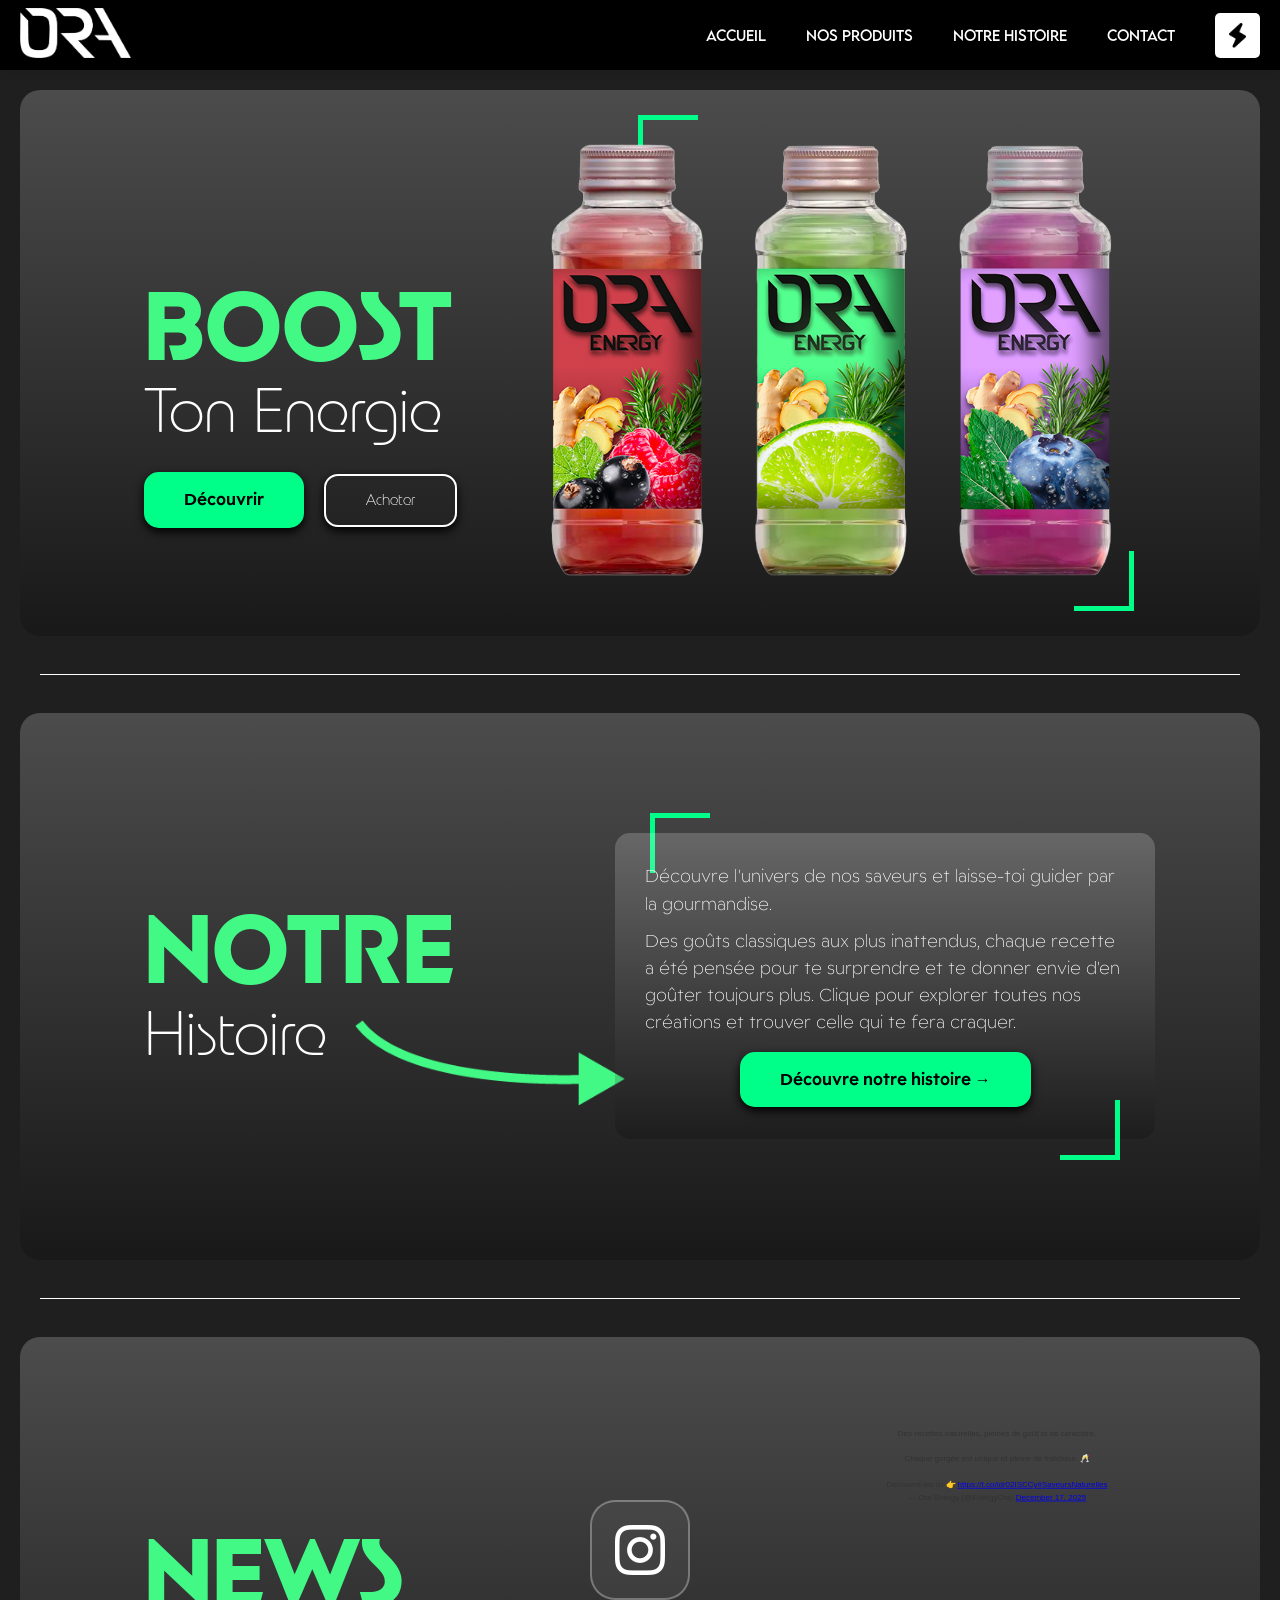
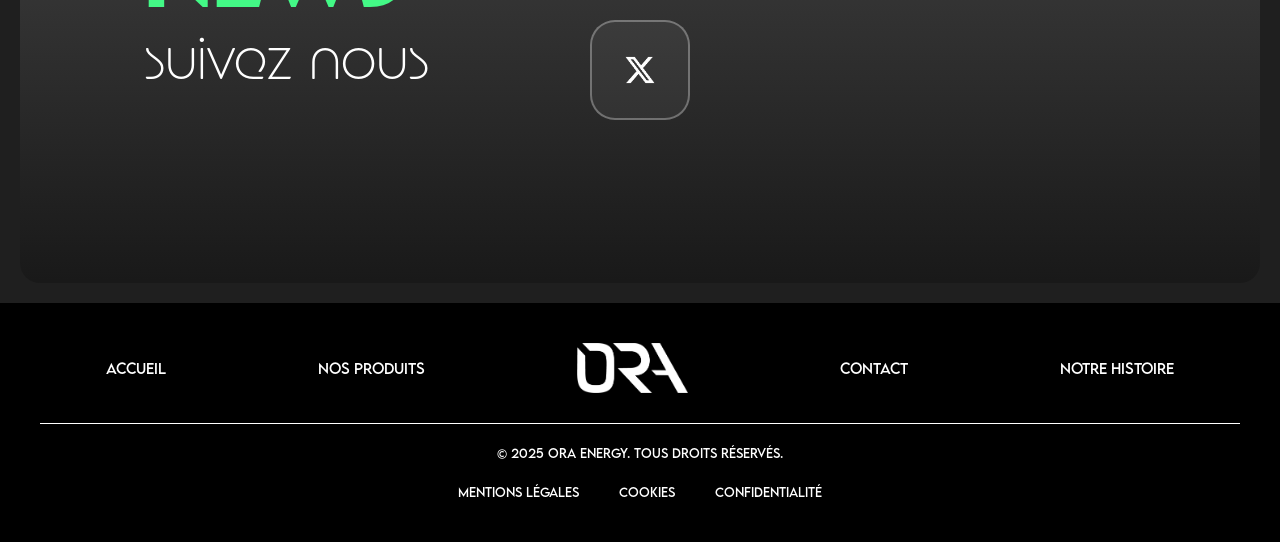
<file: index.html>
<!DOCTYPE html>
<html lang="fr">

<head>
    <meta charset="UTF-8">
    <meta name="viewport" content="width=device-width, initial-scale=1.0">
    <link rel="stylesheet" href="style.css">
    <title>Ora Energy - Site Officiel</title>
</head>

<body>
    <div class="scroll-progress"></div>
    <header>
        <a href="index.html"><img class="logoblanc" src="RESSOURCES/LOGO-blanc.png" alt="LOGO-blanc"></a>

        <input type="checkbox" id="menu-toggle">
        <label for="menu-toggle" class="burger">
            <span class="burger-line"></span>
            <span class="burger-line"></span>
            <span class="burger-line"></span>
        </label>

        <nav class="navbar">
            <ul class="navmenu">
                <li><a href="#accueilID" class="navlink">Accueil</a></li>
                <li><a href="produits.html" class="navlink">Nos Produits</a></li>
                <li><a href="histoire.html" class="navlink">Notre Histoire</a></li>
                <li><a href="contact.html" class="navlink">Contact</a></li>
            </ul>
            <div class="icon-box">
                <img src="RESSOURCES/flash.png" alt="icone">
            </div>
        </nav>
    </header>

    <main>
        <div class="categories">
            <section class="accueil" id="accueilID">
                <div class="block-texte">
                    <p class="titleP">BOOST</p>
                    <p class="pcate">Ton Energie</p>
                </div>
                <div class="corner-frame top-left"></div>
                <div class="corner-frame bottom-right"></div>
                <div class="boost-buttons">
                    <a href="produits.html" class="btn btn-primary">Découvrir</a>
                    <button class="btn btn-secondary">Acheter</button>
                </div>
                <div class="picturecate">
                    <img src="RESSOURCES/ROUGE.png" alt="produit">
                    <img src="RESSOURCES/VERTE.png" alt="produit">
                    <img src="RESSOURCES/VIOLETTE.png" alt="produit">
                </div>
            </section>

            <hr class="hr-white">

            <section class="Nhistoire" id="Nhistoire">
                <div class="block-texte">
                    <p class="titleP">NOTRE</p>
                    <p class="pcate">Histoire</p>
                </div>
                <div class="fleche">
                    <img class="flech" src="RESSOURCES/fleche.png" alt="fleche">
                </div>
                <div class="corner-frame top-left2"></div>
                <div class="histoire-content">
                    <p>Découvre l'univers de nos saveurs et laisse-toi guider par la gourmandise.</p>
                    <p>Des goûts classiques aux plus inattendus, chaque recette a été pensée pour te surprendre et te
                        donner envie d'en goûter toujours plus. Clique pour explorer toutes nos créations et trouver
                        celle qui te fera craquer.</p>
                    <a href="histoire.html" class="btn btn-primary">Découvre notre histoire →</a>
                </div>
                <div class="corner-frame bottom-right2"></div>
            </section>

            <hr class="hr-white">

            <section class="news">
                <div class="block-texte">
                    <p class="titleP">NEWS</p>
                    <p class="pcate">suivez nous</p>
                </div>

                <div class="social-icons">
                    <a href="https://instagram.com" target="_blank" class="social-icon">
                        <img src="RESSOURCES/insta.webp" alt="Logo-instagram">
                    </a>
                    <a href="https://twitter.com" target="_blank" class="social-icon">
                        <img src="RESSOURCES/X.png" alt="Logo-x">
                    </a>
                </div>

                <div class="tweet-container">
                    <blockquote class="twitter-tweet">
                        <p lang="fr" dir="ltr">Des recettes naturelles, pleines de goût et de
                            caractère.<br><br>Chaque
                            gorgée est unique et pleine de fraîcheur. 🥂<br><br>Découvre-les ici 👉 <a
                                href="https://t.co/idr02ISCCy">https://t.co/idr02ISCCy</a><a
                                href="https://twitter.com/hashtag/SaveursNaturelles?src=hash&amp;ref_src=twsrc%5Etfw">#SaveursNaturelles</a>
                        </p>&mdash; Ora Energy (@EnergyOra) <a
                            href="https://twitter.com/EnergyOra/status/2001240937595592907?ref_src=twsrc%5Etfw">December
                            17, 2025</a>
                    </blockquote>
                </div>
            </section>
        </div>
    </main>

    <footer>
        <div class="footer-content">
            <nav class="footer-nav">
                <a href="#accueilID" class="footer-link">ACCUEIL</a>
                <a href="produits.html" class="footer-link">NOS PRODUITS</a>
                <img src="RESSOURCES/LOGO-blanc.png" alt="ORA Energy" class="footer-logo">
                <a href="contact.html" class="footer-link">CONTACT</a>
                <a href="histoire.html" class="footer-link">NOTRE HISTOIRE</a>
            </nav>

            <div class="footer-divider"></div>

            <div class="footer-bottom">
                <p class="footer-copyright">© 2025 ORA ENERGY. TOUS DROITS RÉSERVÉS.</p>

                <div class="footer-legal">
                    <a href="#mentions" class="footer-legal-link">MENTIONS LÉGALES</a>
                    <a href="#cookies" class="footer-legal-link">COOKIES</a>
                    <a href="#confidentialite" class="footer-legal-link">CONFIDENTIALITÉ</a>
                </div>
            </div>
        </div>
    </footer>

    <script async src="https://platform.twitter.com/widgets.js" charset="utf-8"></script>
    <script>
        // Scroll progress bar
        window.addEventListener('scroll', () => {
            const progressBar = document.querySelector('.scroll-progress');
            const windowHeight = document.documentElement.scrollHeight - window.innerHeight;
            const scrolled = (window.scrollY / windowHeight);
            progressBar.style.transform = `scaleX(${scrolled})`;
        });
    </script>
</body>

</html>
</file>
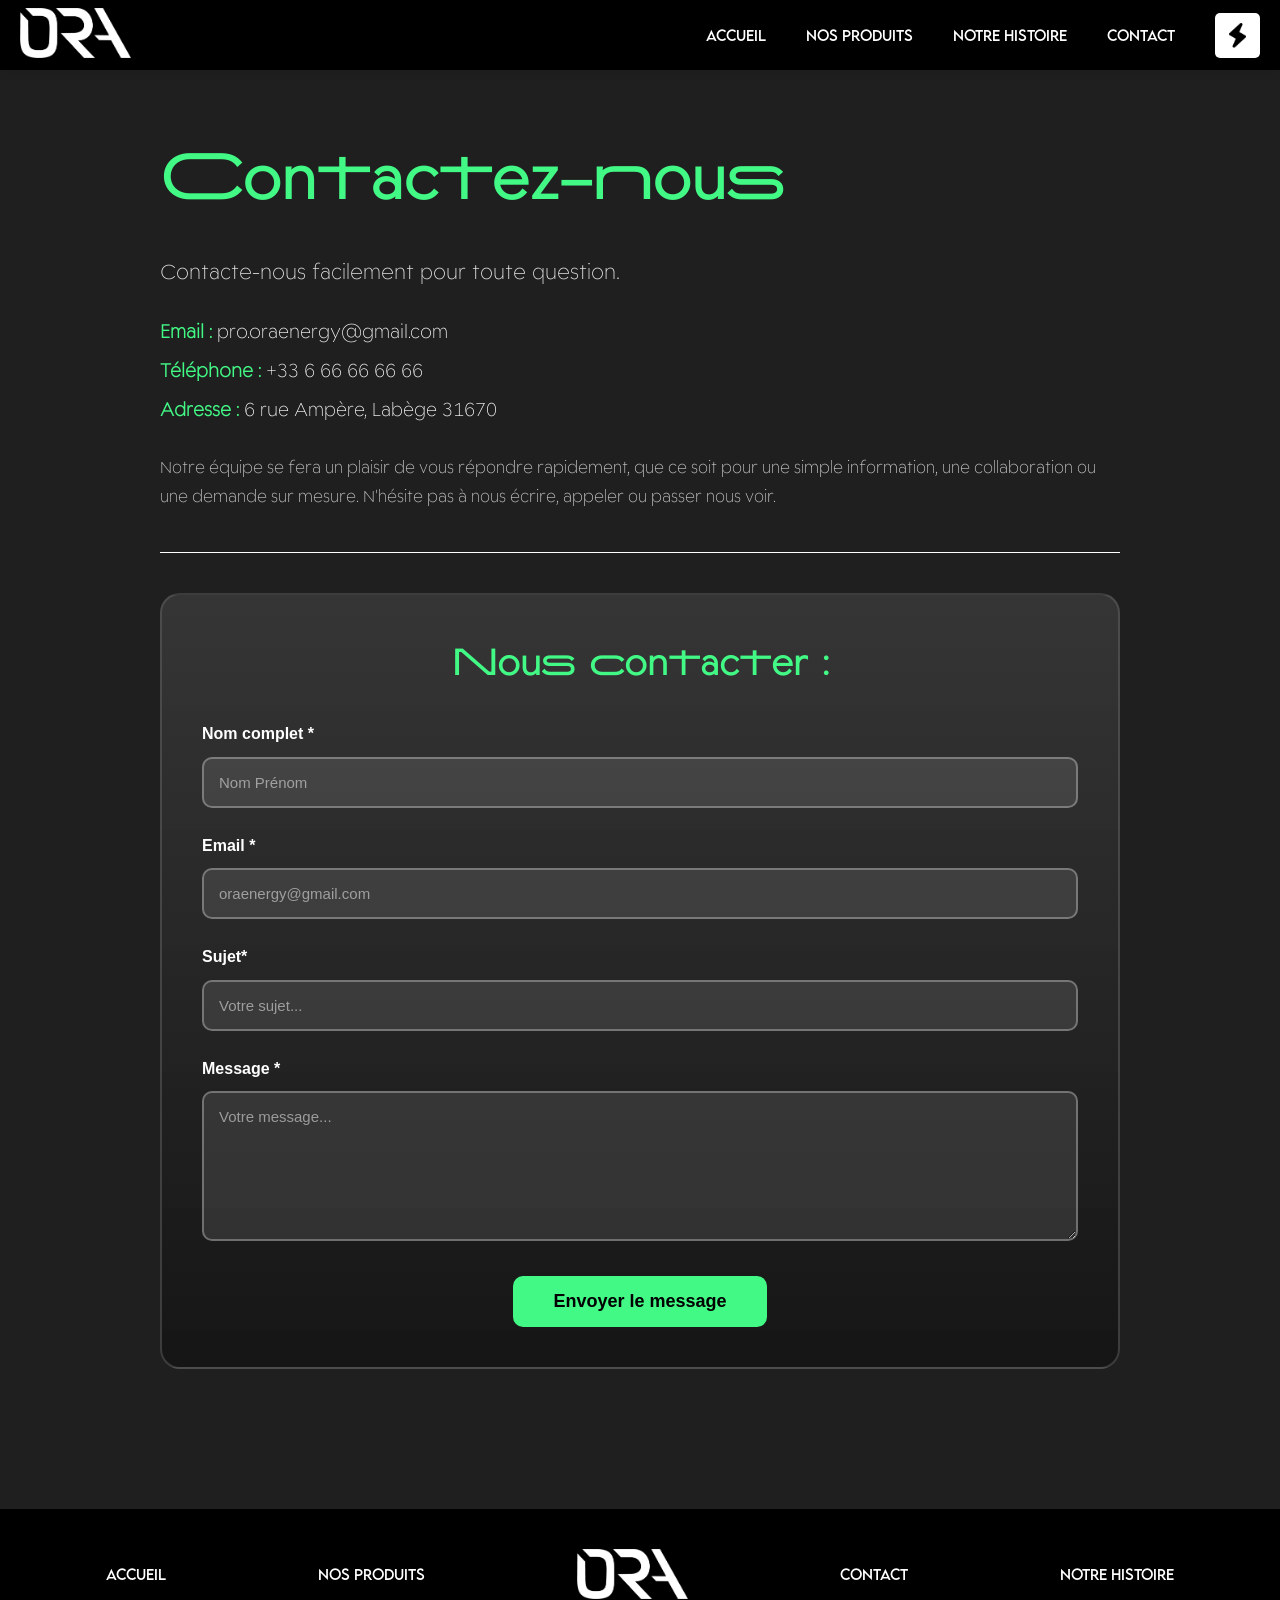
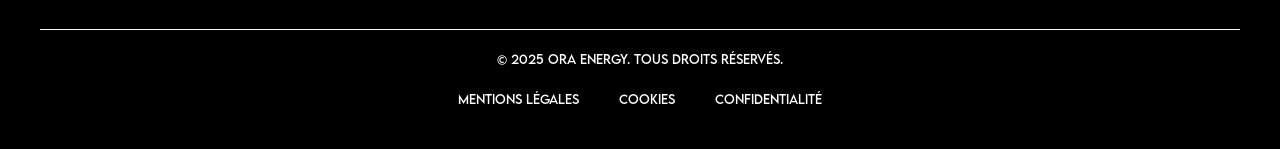
<file: contact.html>
<!DOCTYPE html>
<html lang="fr">

<head>
    <meta charset="UTF-8">
    <meta name="viewport" content="width=device-width, initial-scale=1.0">
    <link rel="stylesheet" href="contact.css">
    <title>Ora Energy - Contact</title>
</head>

<body>
    <div class="scroll-progress"></div>
    <header>
        <a href="index.html" ><img class="logoblanc" src="RESSOURCES/LOGO-blanc.png" alt="LOGO-blanc"></a>

        <input type="checkbox" id="menu-toggle">
        <label for="menu-toggle" class="burger">
            <span class="burger-line"></span>
            <span class="burger-line"></span>
            <span class="burger-line"></span>
        </label>

        <nav class="navbar">
            <ul class="navmenu">
                <li><a href="index.html" class="navlink">Accueil</a></li>
                <li><a href="produits.html" class="navlink">Nos Produits</a></li>
                <li><a href="histoire.html" class="navlink">Notre Histoire</a></li>
                <li><a href="contact.html" class="navlink">Contact</a></li>
            </ul>
            <div class="icon-box">
                <img src="RESSOURCES/flash.png" alt="icone">
            </div>
        </nav>
    </header>

    <!-- MAIN CONTENT -->
    <main>
        <h1 class="page-title">Contactez-nous</h1>

        <p class="contact-intro">Contacte-nous facilement pour toute question.</p>

        <div class="contact-info">
            <p><span class="info-label">Email :</span> <a href="mailto:pro.oraenergy@gmail.com"
                    class="info-link">pro.oraenergy@gmail.com</a></p>
            <p><span class="info-label">Téléphone :</span> <a href="tel:+33666666666" class="info-link">+33 6 66 66 66
                    66</a></p>
            <p><span class="info-label">Adresse :</span> 6 rue Ampère, Labège 31670</p>
        </div>

        <p class="contact-description">
            Notre équipe se fera un plaisir de vous répondre rapidement, que ce soit pour une simple information, une
            collaboration ou une demande sur mesure. N'hésite pas à nous écrire, appeler ou passer nous voir.
        </p>

        <hr class="contact-divider">

        <!-- FORMULAIRE DE CONTACT -->
        <div class="form-container">
            <h2 class="form-title">Nous contacter :</h2>

            <form class="contact-form">
                <div class="form-group">
                    <label for="nom">Nom complet *</label>
                    <input type="text" id="nom" name="nom" placeholder="Nom Prénom" required>
                </div>

                <div class="form-group">
                    <label for="email">Email *</label>
                    <input type="email" id="email" name="email" placeholder="oraenergy@gmail.com" required>
                </div>

                <div class="form-group">
                    <label for="sujet">Sujet*</label>
                    <input type="text" id="sujet" name="sujet" placeholder="Votre sujet..." required>
                </div>

                <div class="form-group">
                    <label for="message">Message *</label>
                    <textarea id="message" name="message" rows="6" placeholder="Votre message..." required></textarea>
                </div>

                <button type="submit" class="btn-submit">Envoyer le message</button>
            </form>
        </div>
    </main>

    <!-- FOOTER -->
    <footer>
        <div class="footer-content">
            <nav class="footer-nav">
                <a href="index.html#accueilID" class="footer-link">ACCUEIL</a>
                <a href="produits.html" class="footer-link">NOS PRODUITS</a>
                <img src="RESSOURCES/LOGO-blanc.png" alt="ORA Energy" class="footer-logo">
                <a href="contact.html" class="footer-link">CONTACT</a>
                <a href="index.html#histoire" class="footer-link">NOTRE HISTOIRE</a>
            </nav>

            <div class="footer-divider"></div>

            <div class="footer-bottom">
                <p class="footer-copyright">© 2025 ORA ENERGY. TOUS DROITS RÉSERVÉS.</p>

                <div class="footer-legal">
                    <a href="#mentions" class="footer-legal-link">MENTIONS LÉGALES</a>
                    <a href="#cookies" class="footer-legal-link">COOKIES</a>
                    <a href="#confidentialite" class="footer-legal-link">CONFIDENTIALITÉ</a>
                </div>
            </div>
        </div>
    </footer>
    <script async src="https://platform.twitter.com/widgets.js" charset="utf-8"></script>
    <script>
        // Scroll progress bar
        window.addEventListener('scroll', () => {
            const progressBar = document.querySelector('.scroll-progress');
            const windowHeight = document.documentElement.scrollHeight - window.innerHeight;
            const scrolled = (window.scrollY / windowHeight);
            progressBar.style.transform = `scaleX(${scrolled})`;
        });
    </script>
</body>

</html>
</file>
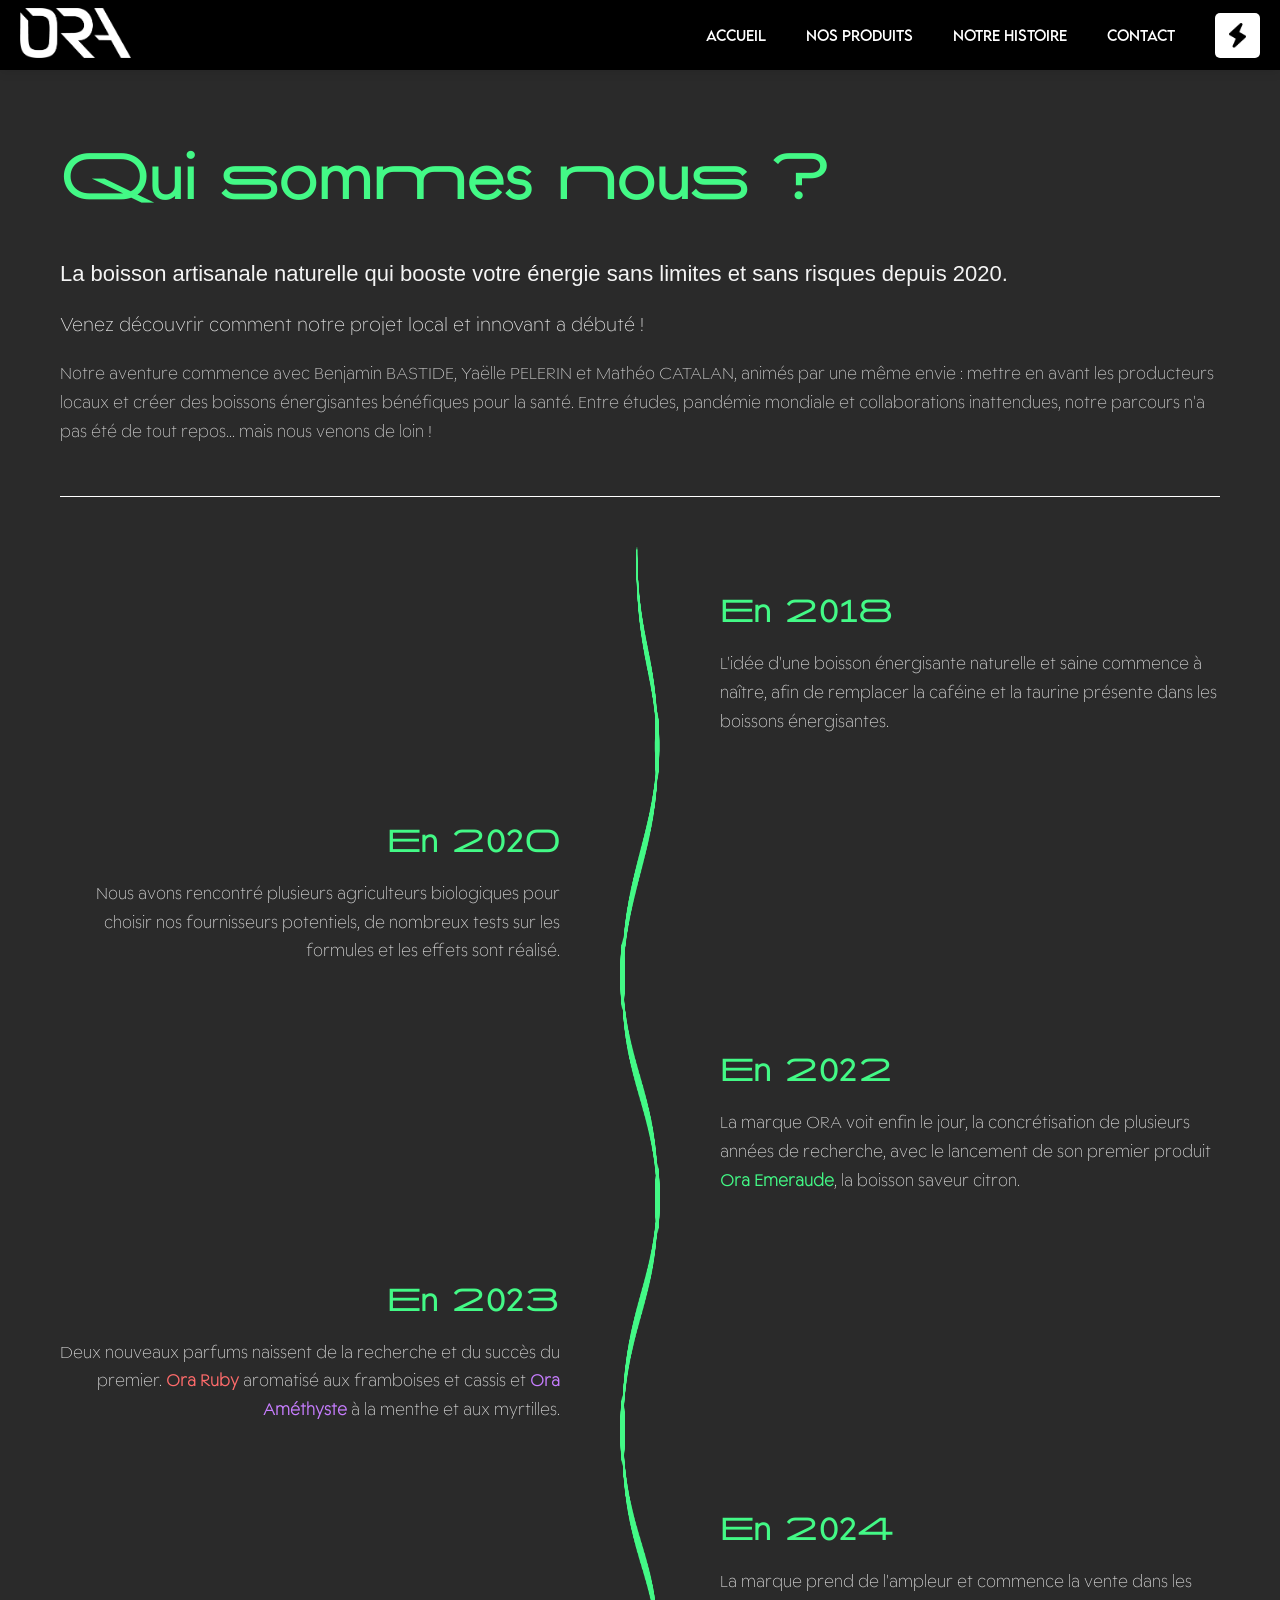
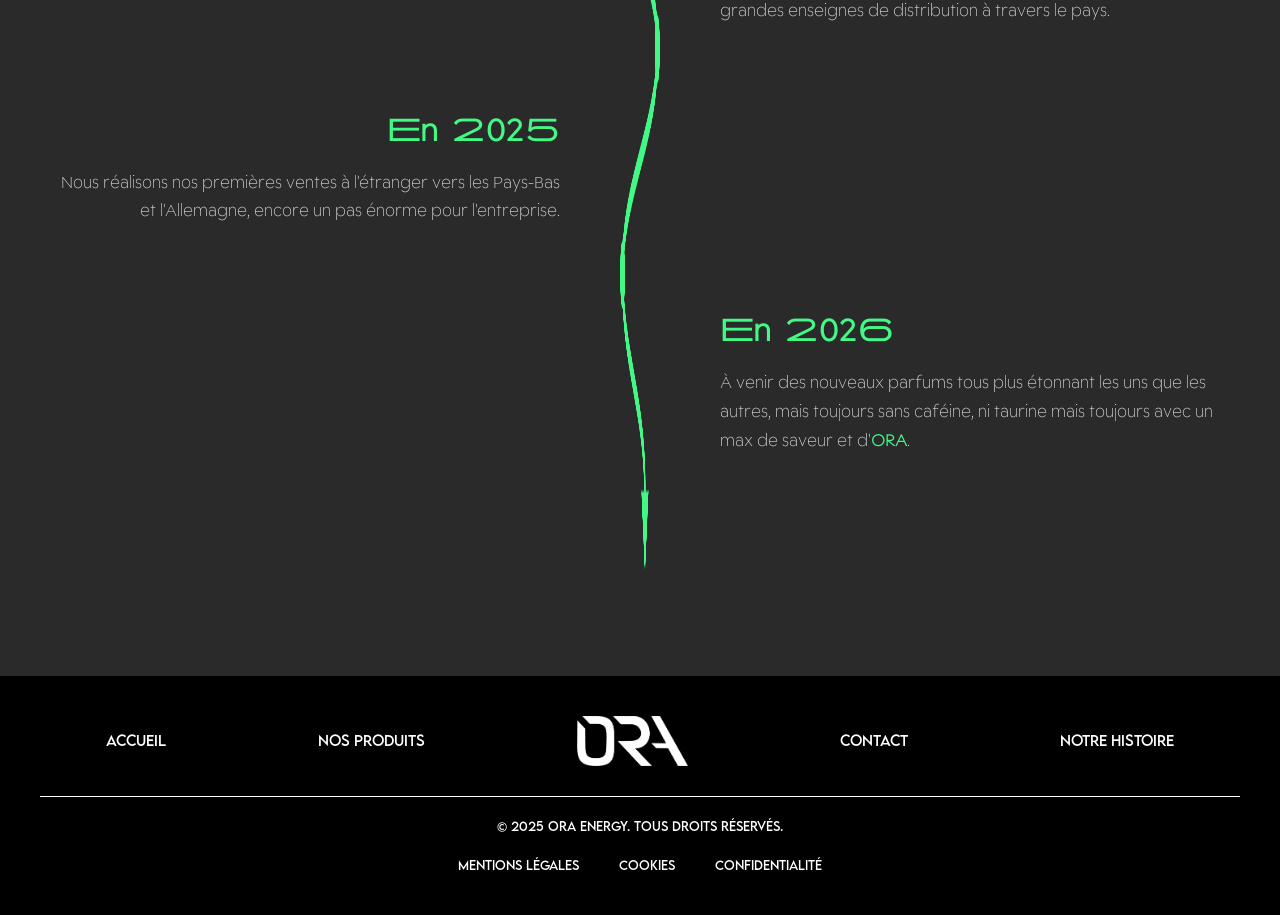
<file: histoire.html>
<!DOCTYPE html>
<html lang="fr">

<head>
    <meta charset="UTF-8">
    <meta name="viewport" content="width=device-width, initial-scale=1.0">
    <link rel="stylesheet" href="histoire.css">
    <title>Ora Energy - Notre Histoire</title>
</head>

<body>
        <div class="scroll-progress"></div>

    <header>
        <a href="index.html" ><img class="logoblanc" src="RESSOURCES/LOGO-blanc.png" alt="LOGO-blanc"></a>

        <input type="checkbox" id="menu-toggle">
        <label for="menu-toggle" class="burger">
            <span class="burger-line"></span>
            <span class="burger-line"></span>
            <span class="burger-line"></span>
        </label>

        <nav class="navbar">
            <ul class="navmenu">
                <li><a href="index.html" class="navlink">Accueil</a></li>
                <li><a href="produits.html" class="navlink">Nos Produits</a></li>
                <li><a href="histoire.html" class="navlink">Notre Histoire</a></li>
                <li><a href="contact.html" class="navlink">Contact</a></li>
            </ul>
            <div class="icon-box">
                <img src="RESSOURCES/flash.png" alt="icone">
            </div>
        </nav>
    </header>

    <main>
        <h1 class="page-title">Qui sommes nous ?</h1>

        <div class="intro-section">
            <p class="intro-text">La boisson artisanale naturelle qui booste votre énergie sans limites et sans risques
                depuis 2020.</p>

            <p class="intro-subtitle">Venez découvrir comment notre projet local et innovant a débuté !</p>

            <p class="intro-description">
                Notre aventure commence avec Benjamin BASTIDE, Yaëlle PELERIN et Mathéo CATALAN, animés par une même
                envie :
                mettre en avant les producteurs locaux et créer des boissons énergisantes bénéfiques pour la santé.
                Entre études, pandémie mondiale et collaborations inattendues, notre parcours n'a pas été de tout
                repos... mais nous
                venons de loin !
            </p>
        </div>

        <hr class="section-divider">

        <div class="timeline-container">
            <img src="RESSOURCES/fleche 2.png" alt="Timeline" class="timeline-arrow">

            <div class="timeline-content">
                <div class="timeline-item right">
                    <h3 class="timeline-year">En 2018</h3>
                    <p class="timeline-text">
                        L'idée d'une boisson énergisante naturelle et saine commence à naître, afin de remplacer la
                        caféine et la
                        taurine présente dans les boissons énergisantes.
                    </p>
                </div>

                <div class="timeline-item left">
                    <h3 class="timeline-year">En 2020</h3>
                    <p class="timeline-text">
                        Nous avons rencontré plusieurs agriculteurs biologiques pour choisir nos fournisseurs
                        potentiels,
                        de nombreux tests sur les formules et les effets sont réalisé.
                    </p>
                </div>

                <div class="timeline-item right">
                    <h3 class="timeline-year">En 2022</h3>
                    <p class="timeline-text">
                        La marque ORA voit enfin le jour, la concrétisation de plusieurs années de recherche, avec le
                        lancement de
                        son premier produit <span class="highlight-emeraude">Ora Emeraude</span>, la boisson saveur
                        citron.
                    </p>
                </div>

                <div class="timeline-item left">
                    <h3 class="timeline-year">En 2023</h3>
                    <p class="timeline-text">
                        Deux nouveaux parfums naissent de la recherche et du succès du premier. <span
                            class="highlight-ruby">Ora Ruby</span> aromatisé aux framboises
                        et cassis et <span class="highlight-amethyste">Ora Améthyste</span> à la menthe et aux
                        myrtilles.
                    </p>
                </div>

                <div class="timeline-item right">
                    <h3 class="timeline-year">En 2024</h3>
                    <p class="timeline-text">
                        La marque prend de l'ampleur et commence la vente dans les grandes enseignes de distribution à
                        travers le pays.
                    </p>
                </div>

                <div class="timeline-item left">
                    <h3 class="timeline-year">En 2025</h3>
                    <p class="timeline-text">
                        Nous réalisons nos premières ventes à l'étranger vers les Pays-Bas et l'Allemagne, encore un pas
                        énorme
                        pour l'entreprise.
                    </p>
                </div>

                <div class="timeline-item center">
                    <h3 class="timeline-year">En 2026</h3>
                    <p class="timeline-text">
                        À venir des nouveaux parfums tous plus étonnant les uns que les autres, mais toujours sans
                        caféine, ni taurine
                        mais toujours avec un max de saveur et d'<span class="highlight-ora">ORA</span>.
                    </p>
                </div>
            </div>
        </div>
    </main>

    <footer>
        <div class="footer-content">
            <nav class="footer-nav">
                <a href="index.html#accueilID" class="footer-link">ACCUEIL</a>
                <a href="produits.html" class="footer-link">NOS PRODUITS</a>
                <img src="RESSOURCES/LOGO-blanc.png" alt="ORA Energy" class="footer-logo">
                <a href="contact.html" class="footer-link">CONTACT</a>
                <a href="histoire.html" class="footer-link">NOTRE HISTOIRE</a>
            </nav>

            <div class="footer-divider"></div>

            <div class="footer-bottom">
                <p class="footer-copyright">© 2025 ORA ENERGY. TOUS DROITS RÉSERVÉS.</p>

                <div class="footer-legal">
                    <a href="#mentions" class="footer-legal-link">MENTIONS LÉGALES</a>
                    <a href="#cookies" class="footer-legal-link">COOKIES</a>
                    <a href="#confidentialite" class="footer-legal-link">CONFIDENTIALITÉ</a>
                </div>
            </div>
        </div>
    </footer>
    <script async src="https://platform.twitter.com/widgets.js" charset="utf-8"></script>
    <script>
        // Scroll progress bar
        window.addEventListener('scroll', () => {
            const progressBar = document.querySelector('.scroll-progress');
            const windowHeight = document.documentElement.scrollHeight - window.innerHeight;
            const scrolled = (window.scrollY / windowHeight);
            progressBar.style.transform = `scaleX(${scrolled})`;
        });
    </script>
</body>

</html>
</file>
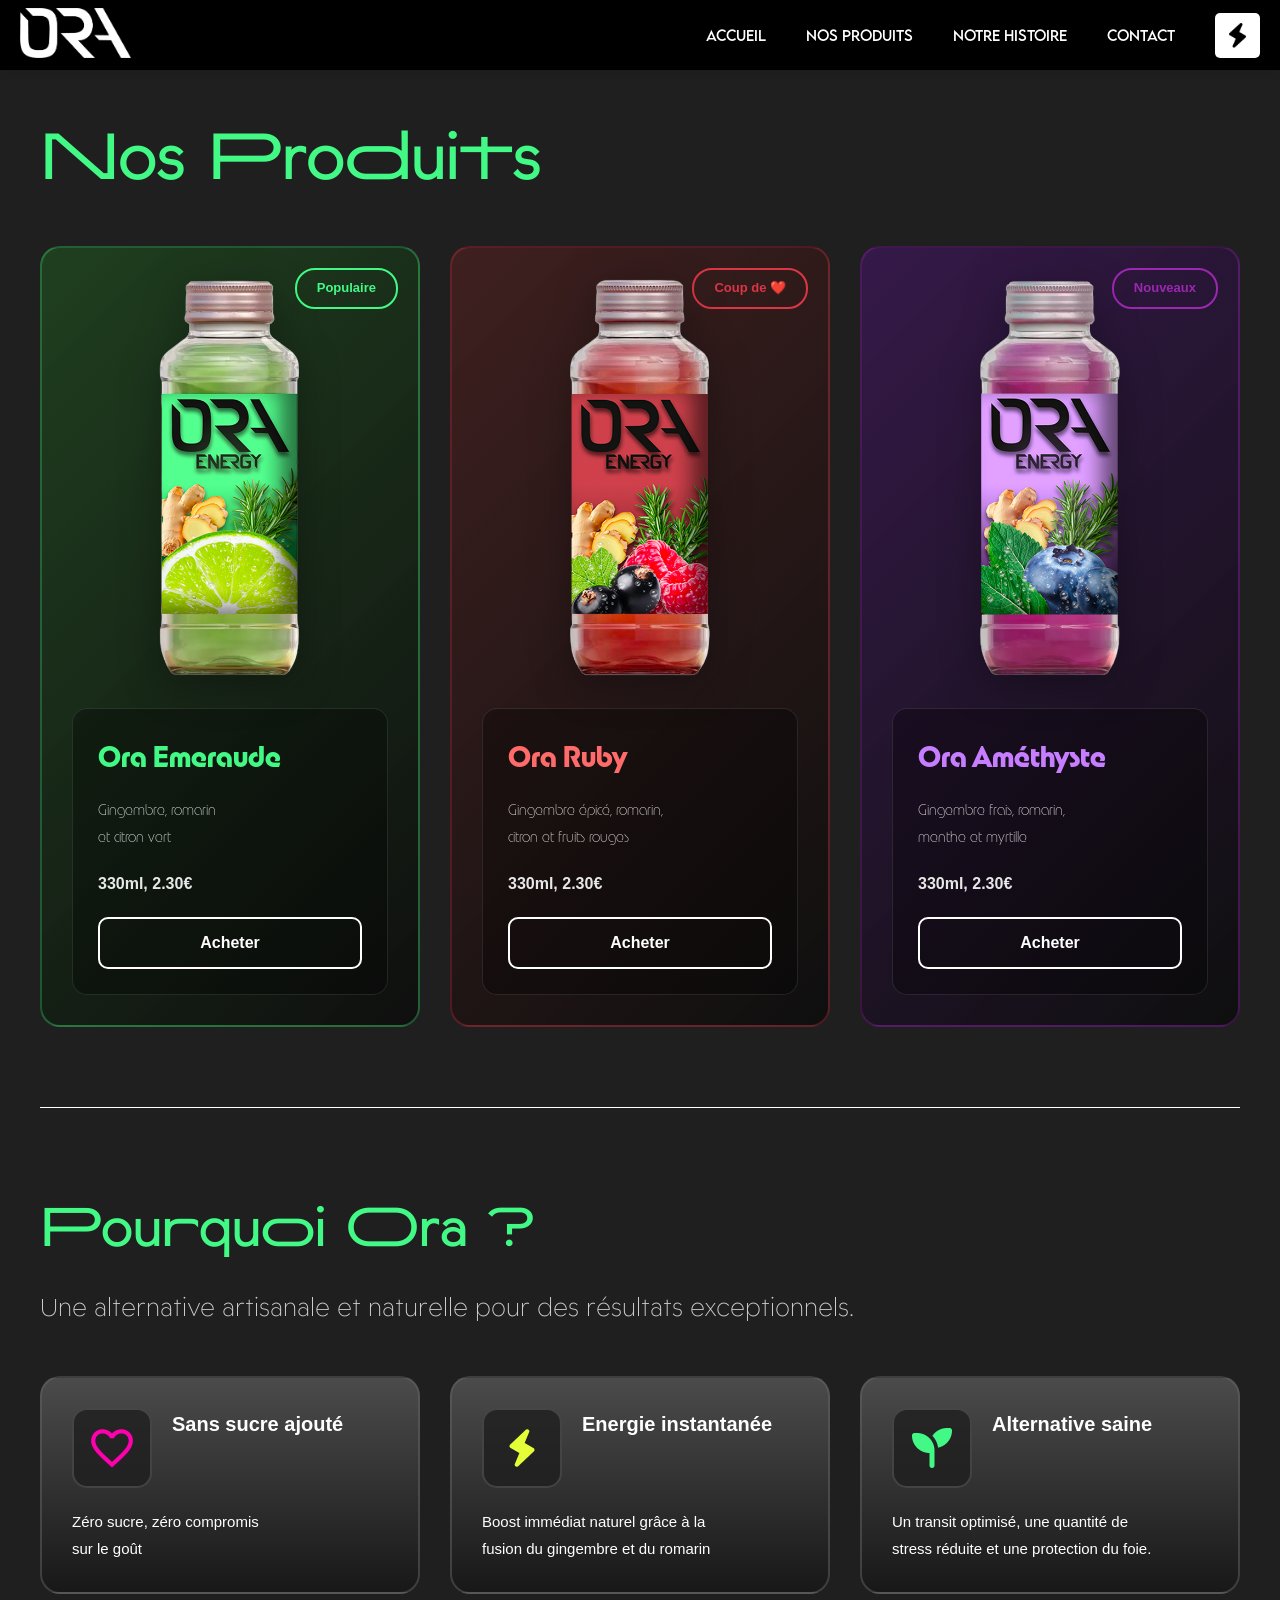
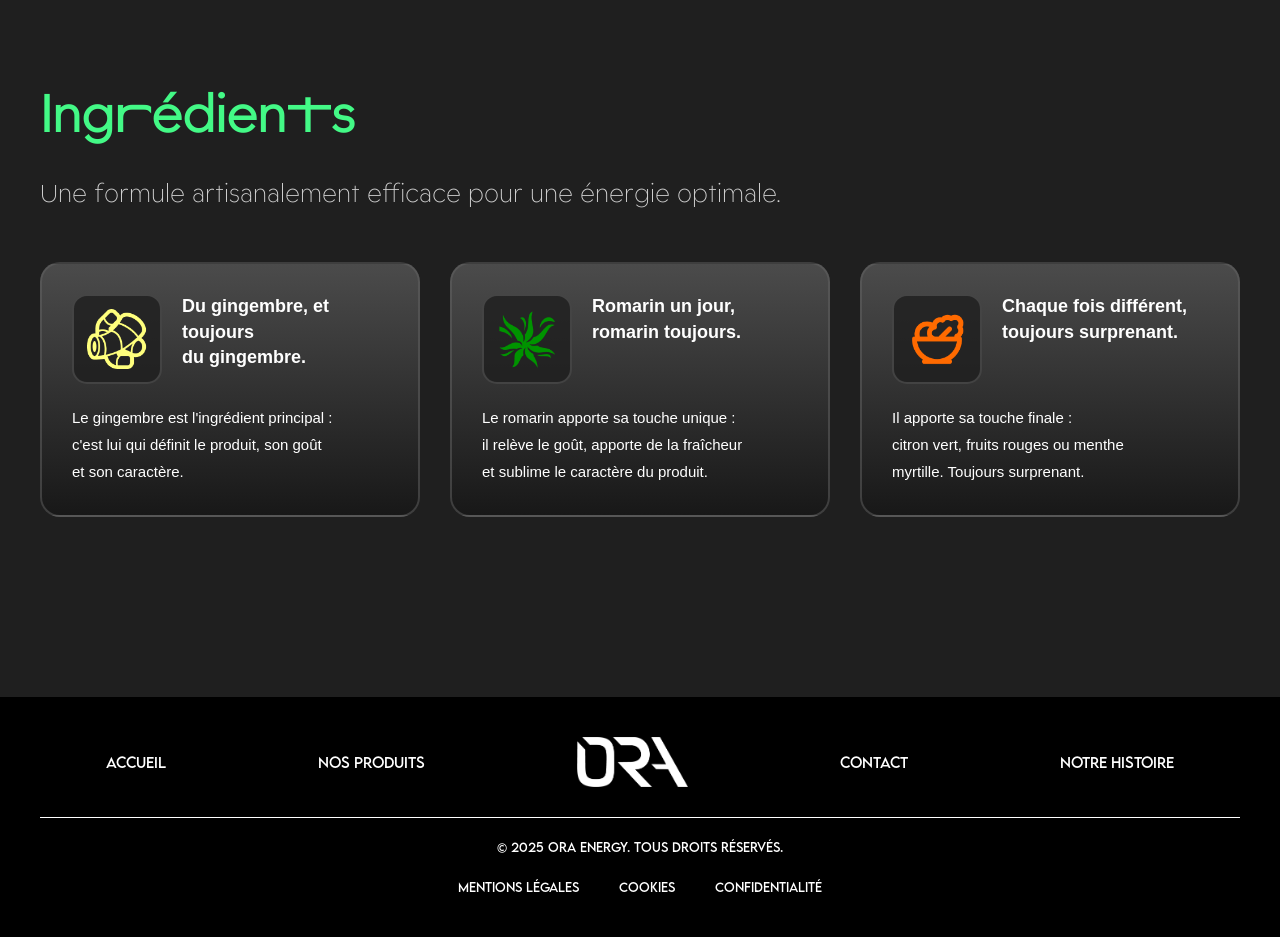
<file: produits.html>
<!DOCTYPE html>
<html lang="fr">

<head>
    <meta charset="UTF-8">
    <meta name="viewport" content="width=device-width, initial-scale=1.0">
    <link rel="stylesheet" href="produits.css">
    <title>Ora Energy - Nos Produits</title>
</head>

<body>
    <div class="scroll-progress"></div>
    <header>
        <a href="index.html" ><img class="logoblanc" src="RESSOURCES/LOGO-blanc.png" alt="LOGO-blanc"></a>

        <input type="checkbox" id="menu-toggle">
        <label for="menu-toggle" class="burger">
            <span class="burger-line"></span>
            <span class="burger-line"></span>
            <span class="burger-line"></span>
        </label>

        <nav class="navbar">
            <ul class="navmenu">
                <li><a href="index.html" class="navlink">Accueil</a></li>
                <li><a href="produits.html" class="navlink">Nos Produits</a></li>
                <li><a href="histoire.html" class="navlink">Notre Histoire</a></li>
                <li><a href="contact.html" class="navlink">Contact</a></li>
            </ul>
            <div class="icon-box">
                <img src="RESSOURCES/flash.png" alt="icone">
            </div>
        </nav>
    </header>

    <!-- MAIN CONTENT -->
    <main>
        <h1 class="page-title">Nos Produits</h1>

        <div class="products-grid">
            <!-- PRODUIT 1 - ORA EMERAUDE -->
            <div class="product-card emeraude">
                <span class="product-badge badge-populaire">Populaire</span>

                <div class="product-image">
                    <img src="RESSOURCES/VERTE.png" alt="Ora Emeraude">
                </div>

                <div class="product-info">
                    <h2 class="product-name">Ora Emeraude</h2>
                    <p class="product-description">Gingembre, romarin<br>et citron vert</p>
                    <p class="product-price">330ml, 2.30€</p>
                    <button class="btn-acheter">Acheter</button>
                </div>
            </div>

            <!-- PRODUIT 2 - ORA RUBY -->
            <div class="product-card ruby">
                <span class="product-badge badge-coup-coeur">Coup de ❤️</span>

                <div class="product-image">
                    <img src="RESSOURCES/ROUGE.png" alt="Ora Ruby">
                </div>

                <div class="product-info">
                    <h2 class="product-name">Ora Ruby</h2>
                    <p class="product-description">Gingembre épicé, romarin,<br>citron et fruits rouges</p>
                    <p class="product-price">330ml, 2.30€</p>
                    <button class="btn-acheter">Acheter</button>
                </div>
            </div>

            <!-- PRODUIT 3 - ORA AMÉTHYSTE -->
            <div class="product-card amethyste">
                <span class="product-badge badge-nouveau">Nouveaux</span>

                <div class="product-image">
                    <img src="RESSOURCES/VIOLETTE.png" alt="Ora Améthyste">
                </div>

                <div class="product-info">
                    <h2 class="product-name">Ora Améthyste</h2>
                    <p class="product-description">Gingembre frais, romarin,<br>menthe et myrtille</p>
                    <p class="product-price">330ml, 2.30€</p>
                    <button class="btn-acheter">Acheter</button>
                </div>
            </div>
        </div>

        <!-- SÉPARATEUR -->
        <div class="section-divider"></div>

        <!-- SECTION POURQUOI ORA -->
        <section class="pourquoi-ora">
            <h2 class="section-title">Pourquoi Ora ?</h2>
            <p class="section-subtitle">Une alternative artisanale et naturelle pour des résultats exceptionnels.</p>

            <div class="features-grid">
                <div class="feature-card">
                    <div class="feature-header">
                        <div class="feature-icon">
                            <img src="RESSOURCES/coeur.png" alt="Sans sucre">
                        </div>
                        <h3 class="feature-title">Sans sucre ajouté</h3>
                    </div>
                    <p class="feature-description">Zéro sucre, zéro compromis<br>sur le goût</p>
                </div>

                <div class="feature-card">
                    <div class="feature-header">
                        <div class="feature-icon">
                            <img src="RESSOURCES/flashicon.png" alt="Energie instantanée">
                        </div>
                        <h3 class="feature-title">Energie instantanée</h3>
                    </div>
                    <p class="feature-description">Boost immédiat naturel grâce à la<br>fusion du gingembre et du
                        romarin</p>
                </div>

                <div class="feature-card">
                    <div class="feature-header">
                        <div class="feature-icon">
                            <img src="RESSOURCES/feuille.png" alt="Alternative saine">
                        </div>
                        <h3 class="feature-title">Alternative saine</h3>
                    </div>
                    <p class="feature-description">Un transit optimisé, une quantité de<br>stress réduite et une
                        protection du foie.</p>
                </div>
            </div>
        </section>

        <!-- SECTION INGRÉDIENTS -->
        <section class="ingredients-section">
            <h2 class="section-title">Ingrédients</h2>
            <p class="section-subtitle">Une formule artisanalement efficace pour une énergie optimale.</p>

            <div class="ingredients-grid">
                <div class="ingredient-card">
                    <div class="ingredient-header">
                        <div class="ingredient-icon">
                            <img src="RESSOURCES/ginger.png" alt="Gingembre">
                        </div>
                        <h3 class="ingredient-title">Du gingembre, et toujours<br>du gingembre.</h3>
                    </div>
                    <p class="ingredient-description">Le gingembre est l'ingrédient principal :<br>c'est lui qui définit
                        le produit, son goût<br>et son caractère.</p>
                </div>

                <div class="ingredient-card">
                    <div class="ingredient-header">
                        <div class="ingredient-icon">
                            <img src="RESSOURCES/herbe.png" alt="Romarin">
                        </div>
                        <h3 class="ingredient-title">Romarin un jour,<br>romarin toujours.</h3>
                    </div>
                    <p class="ingredient-description">Le romarin apporte sa touche unique :<br>il relève le goût,
                        apporte de la fraîcheur<br>et sublime le caractère du produit.</p>
                </div>

                <div class="ingredient-card">
                    <div class="ingredient-header">
                        <div class="ingredient-icon">
                            <img src="RESSOURCES/salad.png" alt="Saveurs">
                        </div>
                        <h3 class="ingredient-title">Chaque fois différent,<br>toujours surprenant.</h3>
                    </div>
                    <p class="ingredient-description">Il apporte sa touche finale :<br>citron vert, fruits rouges ou
                        menthe<br>myrtille. Toujours surprenant.</p>
                </div>
            </div>
        </section>
    </main>

    <!-- FOOTER -->
    <footer>
        <div class="footer-content">
            <nav class="footer-nav">
                <a href="index.html#accueilID" class="footer-link">ACCUEIL</a>
                <a href="produits.html" class="footer-link">NOS PRODUITS</a>
                <img src="RESSOURCES/LOGO-blanc.png" alt="ORA Energy" class="footer-logo">
                <a href="#contact" class="footer-link">CONTACT</a>
                <a href="index.html#histoire" class="footer-link">NOTRE HISTOIRE</a>
            </nav>

            <div class="footer-divider"></div>

            <div class="footer-bottom">
                <p class="footer-copyright">© 2025 ORA ENERGY. TOUS DROITS RÉSERVÉS.</p>

                <div class="footer-legal">
                    <a href="#mentions" class="footer-legal-link">MENTIONS LÉGALES</a>
                    <a href="#cookies" class="footer-legal-link">COOKIES</a>
                    <a href="#confidentialite" class="footer-legal-link">CONFIDENTIALITÉ</a>
                </div>
            </div>
        </div>
    </footer>
    <script async src="https://platform.twitter.com/widgets.js" charset="utf-8"></script>
    <script>
        // Scroll progress bar
        window.addEventListener('scroll', () => {
            const progressBar = document.querySelector('.scroll-progress');
            const windowHeight = document.documentElement.scrollHeight - window.innerHeight;
            const scrolled = (window.scrollY / windowHeight);
            progressBar.style.transform = `scaleX(${scrolled})`;
        });
    </script>
</body>

</html>
</file>
<file: style.css>
/*===================
        PARAMETRE DE BASE
===================*/
html {
    font-size: 62.5%;
}

@font-face {
    font-family: "NewAstroMedium";
    src: url("FONTS/fonnts.com-New_Astro_Medium.otf");
}

@font-face {
    font-family: "Lemon";
    src: url("FONTS/LEMONMILK-Regular.otf");
}

@font-face {
    font-family: "NewAstroBold";
    src: url("FONTS/fonnts.com-New_Astro_Bold.otf");
}

@font-face {
    font-family: "NewAstroSoftLight";
    src: url("FONTS/fonnts.com-New_Astro_Soft_Light.otf");
}

@font-face {
    font-family: "Newastrolight";
    src: url(FONTS/fonnts.com-New_Astro_Light.otf);
}

@font-face {
    font-family: WidescreenTrialBold;
    src: url(FONTS/Widescreen_Trial_Bd.ttf);
}

@font-face {
    font-family: WidescreenTrial;
    src: url(FONTS/Widescreen_Trial_Th.ttf);
}

@font-face {
    font-family: wildscreenVFTrial;
    src: url(FONTS/WidescreenMixd_Trial_Lt.ttf);
}

* {
    box-sizing: border-box;
    margin: 0;
    padding: 0;
}

body {
    font-family: 'Segoe UI', Tahoma, Geneva, Verdana, sans-serif;
    line-height: 1.6;
    color: #333;
    background-color: #1F1F1F;
}

/*===================
    HEADER
===================*/
header {
    background: #000000;
    position: fixed;
    width: 100%;
    top: 0%;
    height: 7rem;
    z-index: 1000;
    box-shadow: 0 2px 10px rgba(0, 0, 0, 0.1);
    font-family: Lemon;
    display: flex;
    align-items: center;
    justify-content: space-between;
    padding: 0 2rem;
    gap: 2rem;
}

.logoblanc {
    height: 5rem;
    width: auto;
    object-fit: contain;
    flex-shrink: 0;
}

.navbar {
    display: flex;
    align-items: center;
    gap: 4rem;
}

.navmenu {
    display: flex;
    flex-direction: row;
    list-style: none;
    gap: 4rem;
    padding: 0;
    margin: 0;
    background: transparent;
    position: static;
    height: auto;
    width: auto;
    box-shadow: none;
}

.navlink {
    display: block;
    text-decoration: none;
    color: white;
    font-size: 1.4rem;
    padding: 1rem 0;
    transition: all 0.3s ease;
    white-space: nowrap;
}

.navlink:hover {
    color: #43F986;
}

#menu-toggle {
    display: none;
}

.burger {
    display: none;
}

.burger-line {
    display: block;
    width: 100%;
    height: 0.3rem;
    background: white;
    transition: all 0.3s ease;
    border-radius: 2px;
}

.icon-box {
    width: 4.5rem;
    height: 4.5rem;
    background: white;
    display: flex;
    align-items: center;
    justify-content: center;
    border-radius: 0.5rem;
    cursor: pointer;
    transition: all 0.3s ease;
    flex-shrink: 0;
}

.icon-box:hover {
    transform: scale(1.05);
    box-shadow: 0 4px 8px rgba(255, 255, 255, 0.3);
}

.icon-box img {
    width: 2.5rem;
    height: 2.5rem;
    object-fit: contain;
}

/*===================
    MAIN
===================*/
main {
    margin-top: 7rem;
    padding: 2rem;
    min-height: calc(100vh - 7rem);
}

.hr-white {
    height: 1px;
    background: white;
    border: none;
    margin: 3.8rem auto;
    width: calc(100% - 4rem);
    max-width: 1400px;
}

/*===================
    SECTIONS
===================*/
.accueil,
.Nhistoire,
.news {
    background: linear-gradient(to bottom, rgba(255, 255, 255, .2), rgba(0, 0, 0, .2));
    padding: 27.313rem 2rem;
    text-align: center;
    width: 100%;
    display: flex;
    flex-direction: column;
    align-items: center;
    justify-content: center;
    border-radius: 20px;
    position: relative;
}

.block-texte {
    position: absolute;
    left: 10%;
    top: 50%;
    transform: translateY(-50%);
    text-align: left;
}

.titleP {
    font-size: 10rem;
    color: #43F986;
    font-family: NewAstroBold;
    margin: 0;
    line-height: 1;
}

.pcate {
    font-size: 6.4rem;
    color: #FFFFFF;
    font-family: NewAstroSoftLight;
    margin: 0;
    line-height: 1;
}

.picturecate {
    position: absolute;
    right: 10%;
    top: 50%;
    transform: translateY(-50%);
}

.picturecate img {
    height: 43.6rem;
    object-fit: contain;
    margin: 2rem;
}

/*===================
    CORNER FRAMES
===================*/
.corner-frame {
    position: absolute;
    border: 5px solid #00ff88;
}

.corner-frame.top-left {
    top: 2.5rem;
    left: 61.8rem;
    width: 60px;
    height: 60px;
    border-right: none;
    border-bottom: none;
}

.corner-frame.bottom-right {
    bottom: 2.5rem;
    right: 12.6rem;
    width: 60px;
    height: 60px;
    border-left: none;
    border-top: none;
}

.corner-frame.top-left2 {
    top: 10rem;
    left: 63rem;
    width: 60px;
    height: 60px;
    border-right: none;
    border-bottom: none;
}

.corner-frame.bottom-right2 {
    bottom: 10rem;
    right: 14rem;
    width: 60px;
    height: 60px;
    border-left: none;
    border-top: none;
}

.corner-frame.top-left3 {
    top: 9rem;
    left: 50rem;
    width: 60px;
    height: 60px;
    border-right: none;
    border-bottom: none;
    z-index: 1;
}

.corner-frame.bottom-right3 {
    bottom: 9rem;
    right: 3rem;
    width: 60px;
    height: 60px;
    border-left: none;
    border-top: none;
    z-index: 1;
}

/*===================
    BUTTONS
===================*/
.boost-buttons {
    position: absolute;
    left: 10%;
    top: 70%;
    display: flex;
    gap: 2rem;
    align-items: center;
}

.btn {
    padding: 15px 40px;
    border: none;
    font-size: 16px;
    cursor: pointer;
    transition: all 0.3s;
}

.btn-primary {
    background: #00ff88;
    font-family: WidescreenTrialBold;
    color: #000;
    font-weight: bold;
    border-radius: 1.5rem;
    box-shadow: 0px 4px 10px #000000;
    text-decoration: none;
}

.btn-primary:hover {
    background: #00dd77;
    transform: translateY(-2px);
    text-decoration: none;

}

.btn-secondary {
    background: transparent;
    font-family: Newastrolight;
    color: white;
    border: 2px solid white;
    border-radius: 1.4rem;
    box-shadow: 0px 4px 10px #000000;
    text-decoration: none;

}

.btn-secondary:hover {
    transform: translateY(-2px);
    background: rgba(255, 255, 255, 0.1);
}

/*===================
    HISTOIRE SECTION
===================*/
.flech {
    position: absolute;
    left: 27%;
    top: 64%;
    transform: translateY(-50%);
    text-align: left;
    width: 27rem;
    height: auto;
}

.histoire-content {
    position: absolute;
    width: 540px;
    height: 306px;
    left: 48%;
    background: linear-gradient(to bottom, rgba(255, 255, 255, .2), rgba(0, 0, 0, .2));
    padding: 30px;
    border-radius: 15px;
}

.histoire-content p {
    font-family: WidescreenTrial;
    text-align: left;
    font-size: 1.7rem;
    color: white;
    margin-bottom: 1rem;
}

.histoire-content p:last-of-type {
    margin-bottom: 1.5rem;
}

.histoire-content .btn-primary {
    margin-top: 0;
    display: inline-block;
}

/*===================
    NEWS SECTION
===================*/
.tweet-container {
    position: absolute;
    top: 9rem;
    bottom: 9rem;
    left: 60%;
    right: 3rem;
    margin: 0;
    z-index: 2;
}

.tweet-container .twitter-tweet {
    margin: auto;
    transform: scale(0.8);
    transform-origin: top center;
}

.social-icons {
    position: absolute;
    left: 50%;
    top: 50%;
    transform: translate(-50%, -50%);
    display: flex;
    flex-direction: column;
    gap: 2rem;
    align-items: center;
    z-index: 3;
}

.social-icon {
    width: 10rem;
    height: 10rem;
    background: rgba(255, 255, 255, 0.05);
    border: 2px solid rgba(255, 255, 255, 0.3);
    border-radius: 25%;
    display: flex;
    align-items: center;
    justify-content: center;
    cursor: pointer;
    transition: all 0.3s ease;
    text-decoration: none;
}

.social-icon:hover {
    background: rgba(255, 255, 255, 0.15);
    border-color: #43F986;
    transform: scale(1.1);
}

.social-icon img {
    width: 5rem;
    height: 5rem;
    object-fit: contain;
    filter: brightness(0) invert(1);
}

/*===================
    FOOTER
===================*/
footer {
    background: #000000;
    color: white;
    padding: 4rem 2rem 2rem;
    font-family: Lemon;
}

.footer-content {
    max-width: 1200px;
    margin: 0 auto;
}

.footer-nav {
    display: flex;
    justify-content: space-around;
    align-items: center;
    margin-bottom: 3rem;
    flex-wrap: wrap;
    gap: 2rem;
}

.footer-link {
    color: white;
    text-decoration: none;
    font-size: 1.4rem;
    transition: color 0.3s ease;
}

.footer-link:hover {
    color: #43F986;
}

.footer-logo {
    height: 5rem;
    width: auto;
}

.footer-divider {
    height: 1px;
    background: white;
    margin: 2rem 0;
}

.footer-bottom {
    text-align: center;
    margin-bottom: 2rem;
}

.footer-copyright {
    font-size: 1.2rem;
    margin-bottom: 2rem;
}

.footer-legal {
    display: flex;
    justify-content: center;
    gap: 4rem;
    flex-wrap: wrap;
}

.footer-legal-link {
    color: white;
    text-decoration: none;
    font-size: 1.2rem;
    transition: color 0.3s ease;
}

.footer-legal-link:hover {
    color: #43F986;
}

/*===================
    ANIMATION
===================*/
.scroll-progress {
    position: fixed;
    top: 0;
    left: 0;
    width: 100%;
    height: 4px;
    background: #43F986;
    transform-origin: left;
    transform: scaleX(0);
    z-index: 9999;
    transition: transform 0.1s ease;
}

/*===================
    RESPONSIVE
===================*/
@media (max-width: 1023px) {
    header {
        justify-content: space-between;
    }

    .navbar {
        position: fixed;
        top: 7rem;
        left: -100%;
        width: 100%;
        height: calc(100vh - 7rem);
        background: #000000;
        justify-content: flex-start;
        transition: left 0.3s ease;
        z-index: 999;
        flex-direction: column;
        padding: 2rem;
    }

    #menu-toggle:checked~.navbar {
        left: 0;
    }

    .navmenu {
        flex-direction: column;
        width: 100%;
        gap: 0;
        padding: 0;
    }

    .navlink {
        padding: 1.5rem 2rem;
        font-size: 1.2rem;
    }

    .burger {
        display: flex;
        flex-direction: column;
        justify-content: space-around;
        width: 3rem;
        height: 2.5rem;
        cursor: pointer;
        z-index: 1001;
    }

    #menu-toggle:checked~.burger .burger-line:nth-child(1) {
        transform: rotate(45deg) translateY(1.21rem);
    }

    #menu-toggle:checked~.burger .burger-line:nth-child(2) {
        opacity: 0;
    }

    #menu-toggle:checked~.burger .burger-line:nth-child(3) {
        transform: rotate(-45deg) translateY(-1.21rem);
    }
}

/* TABLETTE */
@media (max-width: 1024px) {
    .accueil,
    .Nhistoire,
    .news {
        padding: 15rem 2rem;
    }

    .titleP {
        font-size: 6rem;
    }

    .pcate {
        font-size: 4rem;
    }

    .picturecate img {
        height: 28rem;
        margin: 1rem;
    }

    .corner-frame.top-left {
        left: 35rem;
    }

    .corner-frame.bottom-right {
        right: 6rem;
    }

    .corner-frame.top-left2 {
        left: 35rem;
    }

    .corner-frame.bottom-right2 {
        right: 8rem;
    }

    .flech {
        width: 18rem;
        left: 18%;
    }

    .histoire-content {
        width: 400px;
        height: auto;
        left: 43%;
        padding: 20px;
    }

    .histoire-content p {
        font-size: 1.4rem;
    }

    .corner-frame.top-left3 {
        left: 45rem;
    }

    .corner-frame.bottom-right3 {
        right: 12rem;
    }

    .tweet-container {
        left: 60%;
        right: 5rem;
    }
}

/* MOBILE */
@media (max-width: 767px) {
    .accueil,
    .Nhistoire,
    .news {
        padding: 8rem 1.5rem;
        min-height: auto;
        position: relative;
        display: flex;
        flex-direction: column;
        align-items: center;
        justify-content: center;
    }

    .block-texte {
        position: static;
        transform: none;
        text-align: center;
        margin-bottom: 2.5rem;
        width: 100%;
        order: 1;
    }

    .titleP {
        font-size: 5rem;
        line-height: 1.1;
    }

    .pcate {
        font-size: 3.5rem;
        line-height: 1.1;
    }

    /* Section Accueil */
    .accueil {
        padding: 6rem 1.5rem;
    }

    .picturecate {
        position: static;
        transform: none;
        display: flex;
        justify-content: center;
        align-items: center;
        gap: 0.5rem;
        margin: 0;
        flex-wrap: wrap;
        order: 2;
    }

    .picturecate img {
        height: 22rem;
        margin: 0.3rem;
    }

    .boost-buttons {
        position: static;
        display: flex;
        flex-direction: column;
        gap: 1rem;
        margin: 2.5rem auto 0;
        width: 100%;
        max-width: 250px;
        order: 3;
    }

    .btn {
        padding: 12px 30px;
        font-size: 14px;
    }

    .btn-primary,
    .btn-secondary {
        position: static;
        left: auto;
        top: auto;
        width: 100%;
    }

    /* Garder les corner frames mais les adapter */
    .corner-frame {
        width: 40px;
        height: 40px;
        border-width: 3px;
    }

    .corner-frame.top-left,
    .corner-frame.top-left2,
    .corner-frame.top-left3 {
        top: 1rem;
        left: 1rem;
    }

    .corner-frame.bottom-right,
    .corner-frame.bottom-right2,
    .corner-frame.bottom-right3 {
        bottom: 1rem;
        right: 1rem;
    }

    /* Section Histoire */
    .flech {
        display: none;
    }

    .Nhistoire {
        padding: 6rem 1.5rem;
    }

    .histoire-content {
        position: relative;
        width: calc(100% - 4rem);
        max-width: 450px;
        height: auto;
        left: auto;
        margin: 0 auto;
        padding: 2.5rem 2rem;
        background: linear-gradient(to bottom, rgba(255, 255, 255, .2), rgba(0, 0, 0, .2));
        border-radius: 15px;
        order: 2;
    }

    .histoire-content p {
        font-size: 1.5rem;
        margin-bottom: 1.5rem;
        line-height: 1.8;
    }

    .histoire-content .btn-primary {
        position: static;
        width: 100%;
        max-width: 250px;
        margin: 2rem auto 0;
        display: block;
        text-align: center;
        padding: 12px 30px;
        font-size: 14px;
    }

    /* Section News */
    .news {
        padding: 6rem 1.5rem;
        display: flex;
        flex-direction: column;
        align-items: center;
    }

    .news .block-texte {
        order: 1;
        margin-bottom: 2.5rem;
    }

    .social-icons {
        position: static;
        transform: none;
        flex-direction: row;
        justify-content: center;
        margin: 0;
        gap: 1.5rem;
        order: 2;
    }

    .social-icon {
        width: 7rem;
        height: 7rem;
    }

    .social-icon img {
        width: 3.5rem;
        height: 3.5rem;
    }

    .tweet-container {
        position: relative;
        top: auto;
        bottom: auto;
        left: auto;
        right: auto;
        margin: 2.5rem auto 0;
        padding: 2rem 1rem;
        background: linear-gradient(to bottom, rgba(255, 255, 255, .1), rgba(0, 0, 0, .1));
        border-radius: 15px;
        width: calc(100% - 4rem);
        max-width: 500px;
        order: 3;
    }

    .tweet-container .twitter-tweet {
        transform: scale(0.95);
        margin: 0 auto !important;
    }

    /* Footer responsive */
    .footer-nav {
        flex-direction: column;
        gap: 1.5rem;
        text-align: center;
    }

    .footer-logo {
        order: -1;
        height: 4rem;
    }

    .footer-legal {
        flex-direction: column;
        gap: 1.5rem;
    }
}

@media (min-width: 768px) {
    .accueil h1 {
        font-size: 6rem;
    }
}

@media (min-width: 1024px) {
    /* Le menu reste affiché normalement sur desktop */
}
</file>
<file: contact.css>
/*===================
    PARAMETRE DE BASE
===================*/
html {
    font-size: 62.5%;
}

@font-face {
    font-family: "NewAstroMedium";
    src: url("FONTS/fonnts.com-New_Astro_Medium.otf");
}

@font-face {
    font-family: "Lemon";
    src: url("FONTS/LEMONMILK-Regular.otf");
}

@font-face {
    font-family: "NewAstroBold";
    src: url("FONTS/fonnts.com-New_Astro_Bold.otf");
}

@font-face {
    font-family: "NewAstroSoftLight";
    src: url("FONTS/fonnts.com-New_Astro_Soft_Light.otf");
}

@font-face {
    font-family: "Newastrolight";
    src: url(FONTS/fonnts.com-New_Astro_Light.otf);
}

@font-face {
    font-family: WidescreenTrialBold;
    src: url(FONTS/Widescreen_Trial_Bd.ttf);
}

@font-face {
    font-family: WidescreenTrial;
    src: url(FONTS/Widescreen_Trial_Th.ttf);
}
@font-face {
    font-family: wildscreenVFTrial;
    src: url(FONTS/WidescreenMixd_Trial_Lt.ttf);
}


* {
    box-sizing: border-box;
    margin: 0;
    padding: 0;
}

body {
    font-family: 'Segoe UI', Tahoma, Geneva, Verdana, sans-serif;
    line-height: 1.6;
    color: #fff;
    background-color: #1F1F1F;
}

/*===================
    HEADER
===================*/
header {
    background: #000000;
    position: fixed;
    width: 100%;
    top: 0%;
    height: 7rem;
    z-index: 1000;
    box-shadow: 0 2px 10px rgba(0, 0, 0, 0.1);
    font-family: Lemon;
    display: flex;
    align-items: center;
    justify-content: space-between;
    padding: 0 2rem;
    gap: 2rem;
}

.logoblanc {
    height: 5rem;
    width: auto;
    object-fit: contain;
    flex-shrink: 0;
}

.navbar {
    display: flex;
    align-items: center;
    gap: 4rem;
}

.navmenu {
    display: flex;
    flex-direction: row;
    list-style: none;
    gap: 4rem;
    padding: 0;
    margin: 0;
    background: transparent;
    position: static;
    height: auto;
    width: auto;
    box-shadow: none;
}

.navlink {
    display: block;
    text-decoration: none;
    color: white;
    font-size: 1.4rem;
    padding: 1rem 0;
    transition: all 0.3s ease;
    white-space: nowrap;
}

.navlink:hover {
    color: #43F986;
}

#menu-toggle {
    display: none;
}

.burger {
    display: none;
}

.burger-line {
    display: block;
    width: 100%;
    height: 0.3rem;
    background: white;
    transition: all 0.3s ease;
    border-radius: 2px;
}

.icon-box {
    width: 4.5rem;
    height: 4.5rem;
    background: white;
    display: flex;
    align-items: center;
    justify-content: center;
    border-radius: 0.5rem;
    cursor: pointer;
    transition: all 0.3s ease;
    flex-shrink: 0;
}

.icon-box:hover {
    transform: scale(1.05);
    box-shadow: 0 4px 8px rgba(255, 255, 255, 0.3);
}

.icon-box img {
    width: 2.5rem;
    height: 2.5rem;
    object-fit: contain;
}

/*===================
    MAIN CONTENT
===================*/
main {
    margin-top: 7rem;
    padding: 4rem 2rem;
    min-height: calc(100vh - 7rem);
    max-width: 1000px;
    margin-left: auto;
    margin-right: auto;
}

.page-title {
    font-size: 6rem;
    color: #43F986;
    font-family: wildscreenVFTrial;
    margin-bottom: 3rem;
    margin-top: 2rem;
}

.contact-intro {
    font-size: 2rem;
    color: rgba(255, 255, 255, 0.9);
    margin-bottom: 3rem;
    font-family: WidescreenTrial;
}

.contact-info {
    margin-bottom: 3rem;
}

.contact-info p {
    font-size: 1.8rem;
    margin-bottom: 1rem;
    font-family: WidescreenTrial;
}

.info-label {
    color: #43F986;
    font-weight: bold;
}

.info-link {
    color: white;
    text-decoration: none;
    transition: color 0.3s ease;
}

.info-link:hover {
    color: #43F986;
}

.contact-description {
    font-size: 1.6rem;
    color: rgba(255, 255, 255, 0.8);
    line-height: 1.8;
    margin-bottom: 4rem;
    font-family: WidescreenTrial;
}

.contact-divider {
    height: 1px;
    background: white;
    border: none;
    margin: 4rem 0;
}

/*===================
    FORMULAIRE
===================*/
.form-container {
    background: linear-gradient(to bottom, rgba(255, 255, 255, 0.1), rgba(0, 0, 0, 0.3));
    border-radius: 20px;
    padding: 4rem;
    border: 2px solid rgba(100, 100, 100, 0.5);
    margin-bottom: 4rem;
}

.form-title {
    font-size: 3.5rem;
    color: #43F986;
    font-family: wildscreenVFTrial;
    margin-bottom: 3rem;
    text-align: center;
}

.contact-form {
    display: flex;
    flex-direction: column;
    gap: 2.5rem;
}

.form-group {
    display: flex;
    flex-direction: column;
}

.form-group label {
    font-size: 1.6rem;
    color: white;
    margin-bottom: 1rem;
    font-weight: bold;
}

.form-group input,
.form-group textarea {
    background: rgba(255, 255, 255, 0.1);
    border: 2px solid rgba(255, 255, 255, 0.3);
    border-radius: 10px;
    padding: 1.5rem;
    font-size: 1.5rem;
    color: white;
    font-family: inherit;
    transition: all 0.3s ease;
}

.form-group input::placeholder,
.form-group textarea::placeholder {
    color: rgba(255, 255, 255, 0.5);
}

.form-group input:focus,
.form-group textarea:focus {
    outline: none;
    border-color: #43F986;
    background: rgba(255, 255, 255, 0.15);
}

.form-group textarea {
    resize: vertical;
    min-height: 150px;
}

.btn-submit {
    background: #43F986;
    color: #000;
    border: none;
    border-radius: 10px;
    padding: 1.5rem 4rem;
    font-size: 1.8rem;
    font-weight: bold;
    cursor: pointer;
    transition: all 0.3s ease;
    align-self: center;
    margin-top: 1rem;
}

.btn-submit:hover {
    background: #00dd77;
    transform: translateY(-2px);
    box-shadow: 0 5px 15px rgba(67, 249, 134, 0.5);
}

/*===================
    FOOTER
===================*/
footer {
    background: #000000;
    color: white;
    padding: 4rem 2rem 2rem;
    font-family: Lemon;
    margin-top: 6rem;
}

.footer-content {
    max-width: 1200px;
    margin: 0 auto;
}

.footer-nav {
    display: flex;
    justify-content: space-around;
    align-items: center;
    margin-bottom: 3rem;
    flex-wrap: wrap;
    gap: 2rem;
}

.footer-link {
    color: white;
    text-decoration: none;
    font-size: 1.4rem;
    transition: color 0.3s ease;
}

.footer-link:hover {
    color: #43F986;
}

.footer-logo {
    height: 5rem;
    width: auto;
}

.footer-divider {
    height: 1px;
    background: white;
    margin: 2rem 0;
}

.footer-bottom {
    text-align: center;
    margin-bottom: 2rem;
}

.footer-copyright {
    font-size: 1.2rem;
    margin-bottom: 2rem;
}

.footer-legal {
    display: flex;
    justify-content: center;
    gap: 4rem;
    flex-wrap: wrap;
}

.footer-legal-link {
    color: white;
    text-decoration: none;
    font-size: 1.2rem;
    transition: color 0.3s ease;
}

.footer-legal-link:hover {
    color: #43F986;
}

/*===================
    RESPONSIVE
===================*/
@media (max-width: 1023px) {
    header {
        justify-content: space-between;
    }

    .navbar {
        position: fixed;
        top: 7rem;
        left: -100%;
        width: 100%;
        height: calc(100vh - 7rem);
        background: #000000;
        justify-content: flex-start;
        transition: left 0.3s ease;
        z-index: 999;
        flex-direction: column;
        padding: 2rem;
    }

    #menu-toggle:checked ~ .navbar {
        left: 0;
    }

    .navmenu {
        flex-direction: column;
        width: 100%;
        gap: 0;
        padding: 0;
    }

    .navlink {
        padding: 1.5rem 2rem;
        font-size: 1.2rem;
    }

    .burger {
        display: flex;
        flex-direction: column;
        justify-content: space-around;
        width: 3rem;
        height: 2.5rem;
        cursor: pointer;
        z-index: 1001;
    }

    #menu-toggle:checked ~ .burger .burger-line:nth-child(1) {
        transform: rotate(45deg) translateY(1.21rem);
    }

    #menu-toggle:checked ~ .burger .burger-line:nth-child(2) {
        opacity: 0;
    }

    #menu-toggle:checked ~ .burger .burger-line:nth-child(3) {
        transform: rotate(-45deg) translateY(-1.21rem);
    }

    .form-container {
        padding: 3rem 2rem;
    }
}

@media (max-width: 767px) {
    .page-title {
        font-size: 4rem;
    }

    .form-title {
        font-size: 2.5rem;
    }
}

/*===================
    ANIMATION
===================*/
.scroll-progress {
    position: fixed;
    top: 0;
    left: 0;
    width: 100%;
    height: 4px;
    background: #43F986;
    transform-origin: left;
    transform: scaleX(0);
    z-index: 9999;
    transition: transform 0.1s ease;
}
</file>
<file: histoire.css>
/*===================
    PARAMETRE DE BASE
===================*/
html {
    font-size: 62.5%;
}
@font-face {
    font-family: "NewAstroMedium";
    src: url("FONTS/fonnts.com-New_Astro_Medium.otf");
}

@font-face {
    font-family: "Lemon";
    src: url("FONTS/LEMONMILK-Regular.otf");
}

@font-face {
    font-family: "NewAstroBold";
    src: url("FONTS/fonnts.com-New_Astro_Bold.otf");
}

@font-face {
    font-family: "NewAstroSoftLight";
    src: url("FONTS/fonnts.com-New_Astro_Soft_Light.otf");
}

@font-face {
    font-family: "Newastrolight";
    src: url(FONTS/fonnts.com-New_Astro_Light.otf);
}

@font-face {
    font-family: WidescreenTrialBold;
    src: url(FONTS/Widescreen_Trial_Bd.ttf);
}

@font-face {
    font-family: WidescreenTrial;
    src: url(FONTS/Widescreen_Trial_Th.ttf);
}
@font-face {
    font-family: wildscreenVFTrial;
    src: url(FONTS/WidescreenMixd_Trial_Lt.ttf);
}

* {
    box-sizing: border-box;
    margin: 0;
    padding: 0;
}

body {
    font-family: 'Segoe UI', Tahoma, Geneva, Verdana, sans-serif;
    line-height: 1.6;
    color: #fff;
    background-color: #2A2A2A;
}

/*===================
    HEADER
===================*/
header {
    background: #000000;
    position: fixed;
    width: 100%;
    top: 0%;
    height: 7rem;
    z-index: 1000;
    box-shadow: 0 2px 10px rgba(0, 0, 0, 0.1);
    font-family: Lemon;
    display: flex;
    align-items: center;
    justify-content: space-between;
    padding: 0 2rem;
    gap: 2rem;
}

.logoblanc {
    height: 5rem;
    width: auto;
    object-fit: contain;
    flex-shrink: 0;
}

.navbar {
    display: flex;
    align-items: center;
    gap: 4rem;
}

.navmenu {
    display: flex;
    flex-direction: row;
    list-style: none;
    gap: 4rem;
    padding: 0;
    margin: 0;
    background: transparent;
    position: static;
    height: auto;
    width: auto;
    box-shadow: none;
}

.navlink {
    display: block;
    text-decoration: none;
    color: white;
    font-size: 1.4rem;
    padding: 1rem 0;
    transition: all 0.3s ease;
    white-space: nowrap;
}

.navlink:hover {
    color: #43F986;
}

#menu-toggle {
    display: none;
}

.burger {
    display: none;
}

.burger-line {
    display: block;
    width: 100%;
    height: 0.3rem;
    background: white;
    transition: all 0.3s ease;
    border-radius: 2px;
}

.icon-box {
    width: 4.5rem;
    height: 4.5rem;
    background: white;
    display: flex;
    align-items: center;
    justify-content: center;
    border-radius: 0.5rem;
    cursor: pointer;
    transition: all 0.3s ease;
    flex-shrink: 0;
}

.icon-box:hover {
    transform: scale(1.05);
    box-shadow: 0 4px 8px rgba(255, 255, 255, 0.3);
}

.icon-box img {
    width: 2.5rem;
    height: 2.5rem;
    object-fit: contain;
}

/*===================
    MAIN CONTENT
===================*/
main {
    margin-top: 7rem;
    padding: 4rem 2rem;
    min-height: calc(100vh - 7rem);
    max-width: 1200px;
    margin-left: auto;
    margin-right: auto;
}

.page-title {
    font-size: 6rem;
    color: #43F986;
    font-family: wildscreenVFTrial;
    margin-bottom: 3rem;
    margin-top: 2rem;
}

/*===================
    INTRO SECTION
===================*/
.intro-section {
    margin-bottom: 4rem;
}

.intro-text {
    font-size: 2.2rem;
    color: rgba(255, 255, 255, 0.95);
    margin-bottom: 2rem;
    font-weight: 500;
}

.intro-subtitle {
    font-size: 1.8rem;
    color: rgba(255, 255, 255, 0.9);
    margin-bottom: 2rem;
    font-family: WidescreenTrial;
}

.intro-description {
    font-size: 1.6rem;
    color: rgba(255, 255, 255, 0.8);
    line-height: 1.8;
    font-family: WidescreenTrial;
}

.section-divider {
    height: 1px;
    background: white;
    border: none;
    margin: 5rem 0;
}

/*===================
    TIMELINE
===================*/
.timeline-container {
    position: relative;
    padding: 4rem 0;
}

.timeline-arrow {
    position: absolute;
    left: 50%;
    transform: translateX(-50%);
    width: 40px;
    height: 100%;
    top: 0;
    object-fit: fill;
    z-index: 1;
}

.timeline-content {
    position: relative;
    z-index: 2;
}

.timeline-item {
    margin-bottom: 8rem;
    position: relative;
}

.timeline-item.left {
    text-align: right;
    padding-right: calc(50% + 80px);
}

.timeline-item.right {
    text-align: left;
    padding-left: calc(50% + 80px);
}

.timeline-item.center {
    text-align: left;
    padding-left: calc(50% + 80px);
}

.timeline-year {
    font-size: 3rem;
    color: #43F986;
    font-family: wildscreenVFTrial;
    margin-bottom: 1.5rem;
}

.timeline-text {
    font-size: 1.6rem;
    color: rgba(255, 255, 255, 0.85);
    line-height: 1.8;
    font-family: WidescreenTrial;
}

.highlight-emeraude {
    color: #43F986;
    font-weight: bold;
}

.highlight-ruby {
    color: #ff6b6b;
    font-weight: bold;
}

.highlight-amethyste {
    color: #c77dff;
    font-weight: bold;
}

.highlight-ora {
    color: #43F986;
    font-weight: bold;
}

/*===================
    FOOTER
===================*/
footer {
    background: #000000;
    color: white;
    padding: 4rem 2rem 2rem;
    font-family: Lemon;
    margin-top: 6rem;
}

.footer-content {
    max-width: 1200px;
    margin: 0 auto;
}

.footer-nav {
    display: flex;
    justify-content: space-around;
    align-items: center;
    margin-bottom: 3rem;
    flex-wrap: wrap;
    gap: 2rem;
}

.footer-link {
    color: white;
    text-decoration: none;
    font-size: 1.4rem;
    transition: color 0.3s ease;
}

.footer-link:hover {
    color: #43F986;
}

.footer-logo {
    height: 5rem;
    width: auto;
}

.footer-divider {
    height: 1px;
    background: white;
    margin: 2rem 0;
}

.footer-bottom {
    text-align: center;
    margin-bottom: 2rem;
}

.footer-copyright {
    font-size: 1.2rem;
    margin-bottom: 2rem;
}

.footer-legal {
    display: flex;
    justify-content: center;
    gap: 4rem;
    flex-wrap: wrap;
}

.footer-legal-link {
    color: white;
    text-decoration: none;
    font-size: 1.2rem;
    transition: color 0.3s ease;
}

.footer-legal-link:hover {
    color: #43F986;
}

/*===================
    RESPONSIVE
===================*/
@media (max-width: 1024px) {
    header {
        justify-content: space-between;
    }

    .navbar {
        position: fixed;
        top: 7rem;
        left: -100%;
        width: 100%;
        height: calc(100vh - 7rem);
        background: #000000;
        justify-content: flex-start;
        transition: left 0.3s ease;
        z-index: 999;
        flex-direction: column;
        padding: 2rem;
    }

    #menu-toggle:checked ~ .navbar {
        left: 0;
    }

    .navmenu {
        flex-direction: column;
        width: 100%;
        gap: 0;
        padding: 0;
    }

    .navlink {
        padding: 1.5rem 2rem;
        font-size: 1.2rem;
    }

    .burger {
        display: flex;
        flex-direction: column;
        justify-content: space-around;
        width: 3rem;
        height: 2.5rem;
        cursor: pointer;
        z-index: 1001;
    }

    #menu-toggle:checked ~ .burger .burger-line:nth-child(1) {
        transform: rotate(45deg) translateY(1.21rem);
    }

    #menu-toggle:checked ~ .burger .burger-line:nth-child(2) {
        opacity: 0;
    }

    #menu-toggle:checked ~ .burger .burger-line:nth-child(3) {
        transform: rotate(-45deg) translateY(-1.21rem);
    }

    .timeline-item.left,
    .timeline-item.right,
    .timeline-item.center {
        text-align: left;
        padding-left: 0;
        padding-right: 0;
    }

    .timeline-arrow {
        display: none;
    }
}

@media (max-width: 767px) {
    .page-title {
        font-size: 4rem;
    }

    .intro-text {
        font-size: 1.8rem;
    }

    .timeline-year {
        font-size: 2.5rem;
    }
}

/*===================
    ANIMATION
===================*/
.scroll-progress {
    position: fixed;
    top: 0;
    left: 0;
    width: 100%;
    height: 4px;
    background: #43F986;
    transform-origin: left;
    transform: scaleX(0);
    z-index: 9999;
    transition: transform 0.1s ease;
}
</file>
<file: produits.css>
/*===================
    PARAMETRE DE BASE
===================*/
html {
    font-size: 62.5%;
}

@font-face {
    font-family: "NewAstroMedium";
    src: url("FONTS/fonnts.com-New_Astro_Medium.otf");
}

@font-face {
    font-family: "Lemon";
    src: url("FONTS/LEMONMILK-Regular.otf");
}

@font-face {
    font-family: "NewAstroBold";
    src: url("FONTS/fonnts.com-New_Astro_Bold.otf");
}

@font-face {
    font-family: "NewAstroSoftLight";
    src: url("FONTS/fonnts.com-New_Astro_Soft_Light.otf");
}

@font-face {
    font-family: "Newastrolight";
    src: url(FONTS/fonnts.com-New_Astro_Light.otf);
}

@font-face {
    font-family: WidescreenTrialBold;
    src: url(FONTS/Widescreen_Trial_Bd.ttf);
}

@font-face {
    font-family: WidescreenTrial;
    src: url(FONTS/Widescreen_Trial_Th.ttf);
}
@font-face {
    font-family: wildscreenVFTrial;
    src: url(FONTS/WidescreenMixd_Trial_Lt.ttf);
}

* {
    box-sizing: border-box;
    margin: 0;
    padding: 0;
}

body {
    font-family: 'Segoe UI', Tahoma, Geneva, Verdana, sans-serif;
    line-height: 1.6;
    color: #fff;
    background-color: #1F1F1F;
}

/*===================
    HEADER
===================*/
header {
    background: #000000;
    position: fixed;
    width: 100%;
    top: 0%;
    height: 7rem;
    z-index: 1000;
    box-shadow: 0 2px 10px rgba(0, 0, 0, 0.1);
    font-family: Lemon;
    display: flex;
    align-items: center;
    justify-content: space-between;
    padding: 0 2rem;
    gap: 2rem;
}

.logoblanc {
    height: 5rem;
    width: auto;
    object-fit: contain;
    flex-shrink: 0;
}

.navbar {
    display: flex;
    align-items: center;
    gap: 4rem;
}

.navmenu {
    display: flex;
    flex-direction: row;
    list-style: none;
    gap: 4rem;
    padding: 0;
    margin: 0;
    background: transparent;
    position: static;
    height: auto;
    width: auto;
    box-shadow: none;
}

.navlink {
    display: block;
    text-decoration: none;
    color: white;
    font-size: 1.4rem;
    padding: 1rem 0;
    transition: all 0.3s ease;
    white-space: nowrap;
}

.navlink:hover {
    color: #43F986;
}

#menu-toggle {
    display: none;
}

.burger {
    display: none;
}

.burger-line {
    display: block;
    width: 100%;
    height: 0.3rem;
    background: white;
    transition: all 0.3s ease;
    border-radius: 2px;
}

.icon-box {
    width: 4.5rem;
    height: 4.5rem;
    background: white;
    display: flex;
    align-items: center;
    justify-content: center;
    border-radius: 0.5rem;
    cursor: pointer;
    transition: all 0.3s ease;
    flex-shrink: 0;
}

.icon-box:hover {
    transform: scale(1.05);
    box-shadow: 0 4px 8px rgba(255, 255, 255, 0.3);
}

.icon-box img {
    width: 2.5rem;
    height: 2.5rem;
    object-fit: contain;
}

/*===================
    MAIN CONTENT
===================*/
main {
    margin-top: 7rem;
    padding: 4rem 2rem;
    min-height: calc(100vh - 7rem);
}

.page-title {
    font-size: 6rem;
    color: #43F986;
    font-family: wildscreenVFTrial;
    margin-bottom: 4rem;
    max-width: 1400px;
    margin-left: auto;
    margin-right: auto;
    padding: 0 2rem;
}

/*===================
    PRODUITS GRID
===================*/
.products-grid {
    display: grid;
    grid-template-columns: repeat(auto-fit, minmax(350px, 1fr));
    gap: 3rem;
    max-width: 1400px;
    margin: 0 auto;
    padding: 0 2rem;
}

.product-card {
    background: linear-gradient(to bottom, rgba(255, 255, 255, 0.05), rgba(0, 0, 0, 0.3));
    border-radius: 20px;
    padding: 3rem;
    position: relative;
    transition: transform 0.3s ease, box-shadow 0.3s ease;
    border: 2px solid rgba(255, 255, 255, 0.1);
}

.product-card.ruby:hover {
    transform: translateY(-5px);
    box-shadow: 0 10px 30px  rgba(220, 53, 69, 0.3);
}
.product-card.emeraude:hover {
    transform: translateY(-5px);
    box-shadow: 0 10px 30px rgba(67, 249, 134, 0.2);
}
.product-card.amethyste:hover {
    transform: translateY(-5px);
    box-shadow: 0 10px 30px rgba(156, 39, 176, 0.3);
}

/* Couleurs spécifiques pour chaque carte */
.product-card.emeraude {
    background: linear-gradient(135deg, rgba(34, 139, 34, 0.3), rgba(0, 0, 0, 0.5));
    border-color: rgba(67, 249, 134, 0.3);
}

.product-card.ruby {
    background: linear-gradient(135deg, rgba(139, 34, 34, 0.3), rgba(0, 0, 0, 0.5));
    border-color: rgba(220, 53, 69, 0.3);
}

.product-card.amethyste {
    background: linear-gradient(135deg, rgba(106, 13, 173, 0.3), rgba(0, 0, 0, 0.5));
    border-color: rgba(156, 39, 176, 0.3);
}

/* Badge en haut à droite */
.product-badge {
    position: absolute;
    top: 2rem;
    right: 2rem;
    padding: 0.8rem 2rem;
    border-radius: 20px;
    font-size: 1.3rem;
    font-weight: bold;
    border: 2px solid;
}

.badge-populaire {
    background: transparent;
    color: #43F986;
    border-color: #43F986;
}

.badge-coup-coeur {
    background: transparent;
    color: #dc3545;
    border-color: #dc3545;
}

.badge-nouveau {
    background: transparent;
    color: #9c27b0;
    border-color: #9c27b0;
}

/* Image du produit */
.product-image {
    width: 100%;
    height: 400px;
    display: flex;
    align-items: center;
    justify-content: center;
    margin-bottom: 3rem;
}

.product-image img {
    max-width: 80%;
    max-height: 100%;
    object-fit: contain;
    filter: drop-shadow(0 10px 20px rgba(0, 0, 0, 0.3));
}

/* Informations produit */
.product-info {
    background: rgba(0, 0, 0, 0.3);
    border-radius: 15px;
    padding: 2.5rem;
    border: 1px solid rgba(255, 255, 255, 0.1);
}

.product-name {
    font-size: 3rem;
    font-weight: bold;
    margin-bottom: 1.5rem;
    font-family: NewAstroBold;
}

.emeraude .product-name {
    color: #43F986;
}

.ruby .product-name {
    color: #ff6b6b;
}

.amethyste .product-name {
    color: #c77dff;
}

.product-description {
    font-size: 1.5rem;
    color: rgba(255, 255, 255, 0.8);
    margin-bottom: 2rem;
    line-height: 1.8;
    font-family: NewAstroSoftLight;
}

.product-price {
    font-size: 1.6rem;
    color: rgba(255, 255, 255, 0.9);
    margin-bottom: 2rem;
    font-weight: bold;
}

/* Bouton Acheter */
.btn-acheter {
    width: 100%;
    padding: 1.5rem;
    background: transparent;
    color: white;
    border: 2px solid white;
    border-radius: 10px;
    font-size: 1.6rem;
    cursor: pointer;
    transition: all 0.3s ease;
    font-weight: bold;
}

.btn-acheter:hover {
    transform: translateY(-2px);
    box-shadow: 0 5px 15px rgba(255, 255, 255, 0.3);
}

.emeraude .btn-acheter:hover {
    background: #43F986;
    color: #000;
    border-color: #43F986;
}

.ruby .btn-acheter:hover {
    background: #ff6b6b;
    color: #000;
    border-color: #ff6b6b;
}

.amethyste .btn-acheter:hover {
    background: #c77dff;
    color: #000;
    border-color: #c77dff;
}

/*===================
    SÉPARATEUR
===================*/
.section-divider {
    width: calc(100% - 4rem);
    height: 1px;
    background: white;
    margin: 8rem auto;
    max-width: 1400px;
    opacity: 1;
}

.hr-white {
    height: 1px;
    background: white;
    border: none;
    margin: 3.8rem auto;
    width: calc(100% - 4rem);
    max-width: 1400px;
}

/*===================
    POURQUOI ORA SECTION
===================*/
.pourquoi-ora {
    margin-top: 8rem;
    margin-bottom: 8rem;
}

.section-title {
    font-size: 5rem;
    color: #43F986;
    font-family: wildscreenVFTrial;
    margin-bottom: 2rem;
    max-width: 1400px;
    margin-left: auto;
    margin-right: auto;
    padding: 0 2rem;
}

.section-subtitle {
    font-size: 2.4rem;
    color: rgba(255, 255, 255, 0.8);
    margin-bottom: 5rem;
    font-family: WidescreenTrial;
    max-width: 1400px;
    margin-left: auto;
    margin-right: auto;
    padding: 0 2rem;
}

.features-grid {
    display: grid;
    grid-template-columns: repeat(auto-fit, minmax(320px, 1fr));
    gap: 3rem;
    max-width: 1400px;
    margin: 0 auto;
    padding: 0 2rem;
}

.feature-card {
    background: linear-gradient(to bottom, rgba(255, 255, 255, .2), rgba(0, 0, 0, .2));
    border-radius: 20px;
    padding: 3rem;
    border: 2px solid rgba(100, 100, 100, 0.5);
    transition: all 0.3s ease;
    position: relative;
    display: flex;
    flex-direction: column;
}

.feature-card:hover {
    transform: translateY(-5px);
    border-color: rgba(100, 100, 100, 0.8);
    box-shadow: 0 10px 30px rgba(0, 0, 0, 0.3);
}

.feature-header {
    display: flex;
    align-items: flex-start;
    gap: 2rem;
    margin-bottom: 2rem;
}

.feature-icon {
    width: 80px;
    height: 80px;
    background: rgba(30, 30, 30, 0.8);
    border: 2px solid rgba(100, 100, 100, 0.5);
    border-radius: 15px;
    display: flex;
    align-items: center;
    justify-content: center;
    flex-shrink: 0;
}

.feature-icon img {
    width: 50px;
    height: 50px;
    object-fit: contain;
}

.feature-title {
    font-size: 2rem;
    color: white;
    margin: 0;
    font-weight: bold;
    flex: 1;
}

.feature-description {
    font-size: 1.5rem;
    color: white;
    line-height: 1.8;
    margin: 0;
}

/*===================
    INGRÉDIENTS SECTION
===================*/
.ingredients-section {
    margin-top: 8rem;
    margin-bottom: 8rem;
}

.ingredients-grid {
    display: grid;
    grid-template-columns: repeat(auto-fit, minmax(320px, 1fr));
    gap: 3rem;
    max-width: 1400px;
    margin: 0 auto;
    padding: 0 2rem;
}

.ingredient-card {
    background: linear-gradient(to bottom, rgba(255, 255, 255, .2), rgba(0, 0, 0, .2));
    border-radius: 20px;
    padding: 3rem;
    border: 2px solid rgba(100, 100, 100, 0.5);
    transition: all 0.3s ease;
    display: flex;
    flex-direction: column;
}

.ingredient-card:hover {
    transform: translateY(-5px);
    border-color: rgba(100, 100, 100, 0.8);
    box-shadow: 0 10px 30px rgba(0, 0, 0, 0.3);
}

.ingredient-header {
    display: flex;
    align-items: flex-start;
    gap: 2rem;
    margin-bottom: 2rem;
}

.ingredient-icon {
    width: 90px;
    height: 90px;
    background: rgba(30, 30, 30, 0.8);
    border: 2px solid rgba(100, 100, 100, 0.5);
    border-radius: 15px;
    display: flex;
    align-items: center;
    justify-content: center;
    flex-shrink: 0;
}

.ingredient-icon img {
    width: 60px;
    height: 60px;
    object-fit: contain;
}

.ingredient-title {
    font-size: 1.8rem;
    color: white;
    margin: 0;
    font-weight: bold;
    line-height: 1.4;
    flex: 1;
}

.ingredient-description {
    font-size: 1.5rem;
    color: white;
    line-height: 1.8;
    margin: 0;
}

/*===================
    FOOTER
===================*/
footer {
    background: #000000;
    color: white;
    padding: 4rem 2rem 2rem;
    font-family: Lemon;
    margin-top: 6rem;
}

.footer-content {
    max-width: 1200px;
    margin: 0 auto;
}

.footer-nav {
    display: flex;
    justify-content: space-around;
    align-items: center;
    margin-bottom: 3rem;
    flex-wrap: wrap;
    gap: 2rem;
}

.footer-link {
    color: white;
    text-decoration: none;
    font-size: 1.4rem;
    transition: color 0.3s ease;
}

.footer-link:hover {
    color: #43F986;
}

.footer-logo {
    height: 5rem;
    width: auto;
}

.footer-divider {
    height: 1px;
    background: white;
    margin: 2rem 0;
}

.footer-bottom {
    text-align: center;
    margin-bottom: 2rem;
}

.footer-copyright {
    font-size: 1.2rem;
    margin-bottom: 2rem;
}

.footer-legal {
    display: flex;
    justify-content: center;
    gap: 4rem;
    flex-wrap: wrap;
}

.footer-legal-link {
    color: white;
    text-decoration: none;
    font-size: 1.2rem;
    transition: color 0.3s ease;
}

.footer-legal-link:hover {
    color: #43F986;
}

/*===================
    RESPONSIVE
===================*/
@media (max-width: 1023px) {
    header {
        justify-content: space-between;
    }

    .navbar {
        position: fixed;
        top: 7rem;
        left: -100%;
        width: 100%;
        height: calc(100vh - 7rem);
        background: #000000;
        justify-content: flex-start;
        transition: left 0.3s ease;
        z-index: 999;
    }

    #menu-toggle:checked ~ .navbar {
        left: 0;
    }

    .navmenu {
        flex-direction: column;
        width: 100%;
        gap: 0;
        padding: 2rem 0;
    }

    .navlink {
        padding: 1.5rem 2rem;
        font-size: 1.2rem;
    }

    .burger {
        display: flex;
        flex-direction: column;
        justify-content: space-around;
        width: 3rem;
        height: 2.5rem;
        cursor: pointer;
        z-index: 1001;
    }

    #menu-toggle:checked ~ .burger .burger-line:nth-child(1) {
        transform: rotate(45deg) translateY(1.21rem);
    }

    #menu-toggle:checked ~ .burger .burger-line:nth-child(2) {
        opacity: 0;
    }

    #menu-toggle:checked ~ .burger .burger-line:nth-child(3) {
        transform: rotate(-45deg) translateY(-1.21rem);
    }
}

@media (min-width: 768px) {
    .products-grid {
        grid-template-columns: repeat(auto-fit, minmax(380px, 1fr));
    }
}

@media (min-width: 1024px) {
    .products-grid {
        grid-template-columns: repeat(3, 1fr);
    }
}

@media (max-width: 767px) {
    .page-title {
        font-size: 4rem;
    }

    .products-grid {
        grid-template-columns: 1fr;
    }
}

/*===================
    ANIMATION
===================*/
.scroll-progress {
    position: fixed;
    top: 0;
    left: 0;
    width: 100%;
    height: 4px;
    background: #43F986;
    transform-origin: left;
    transform: scaleX(0);
    z-index: 9999;
    transition: transform 0.1s ease;
}
</file>
